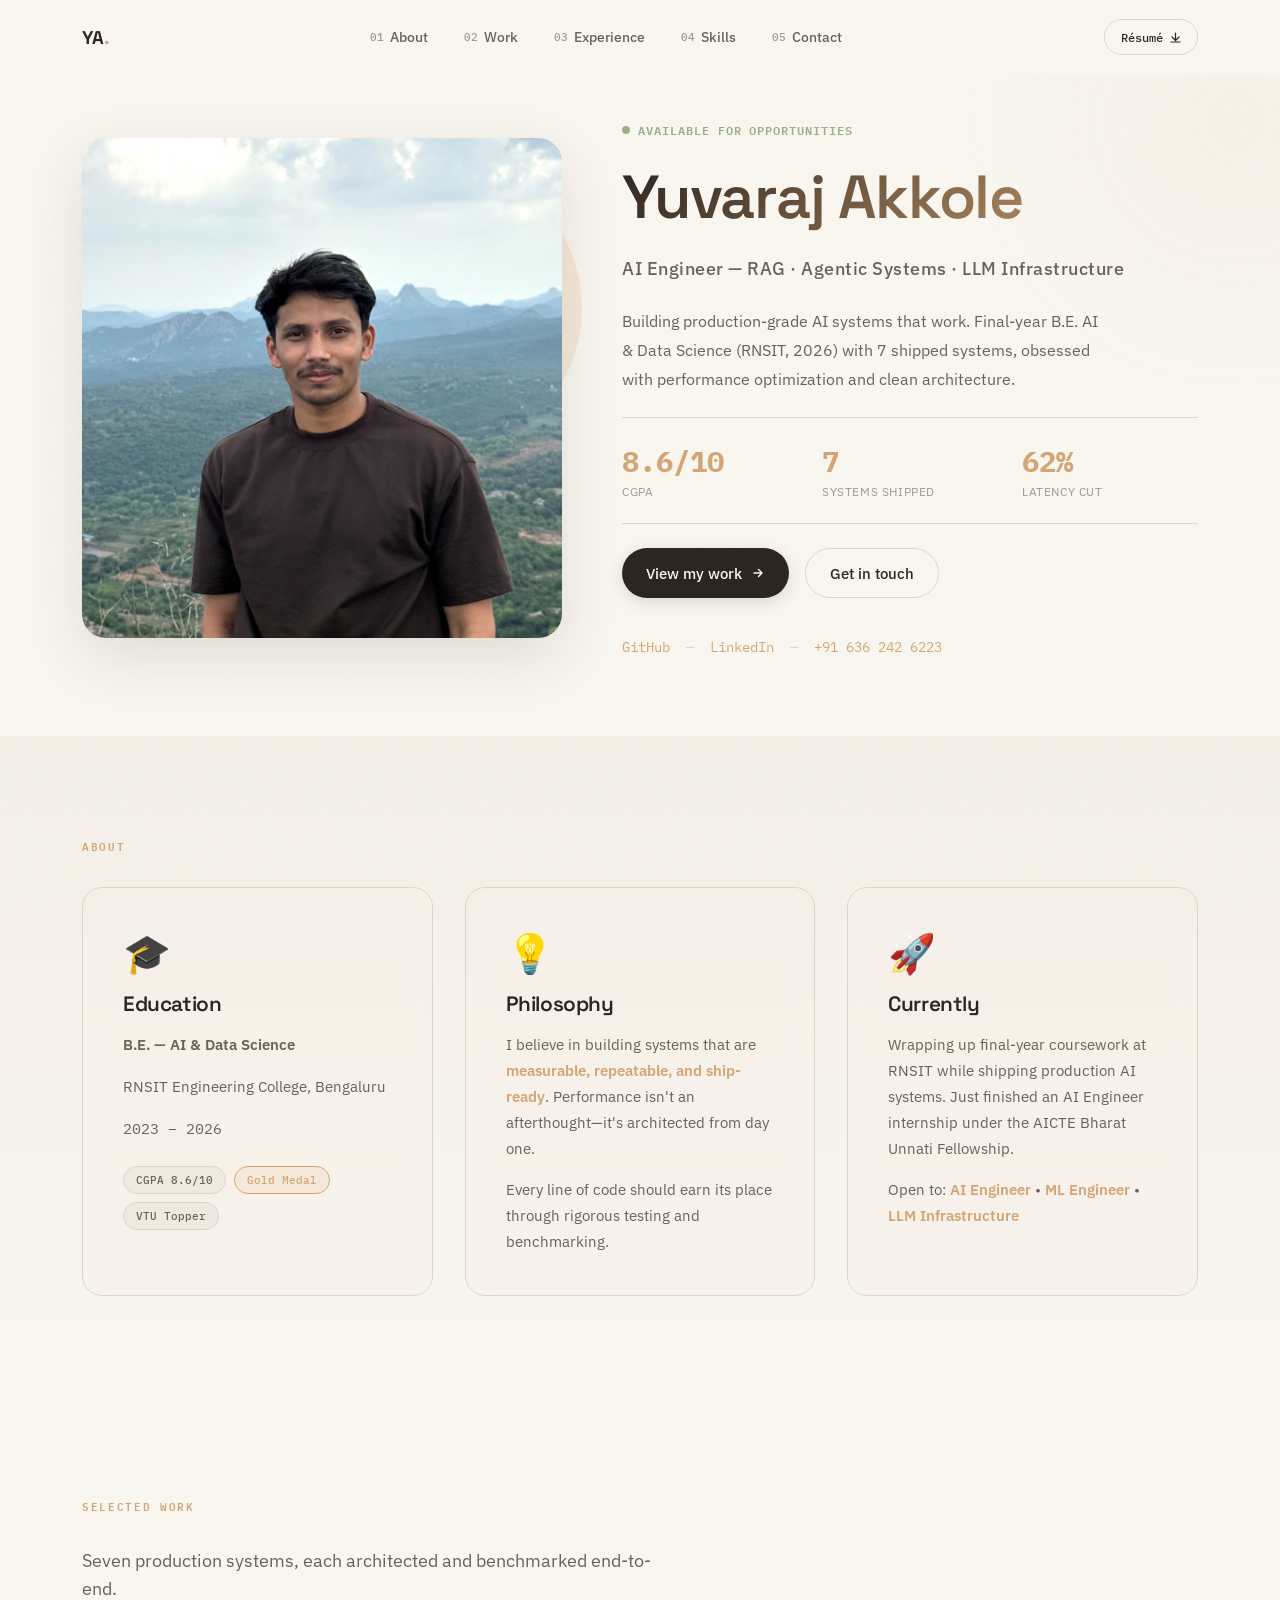
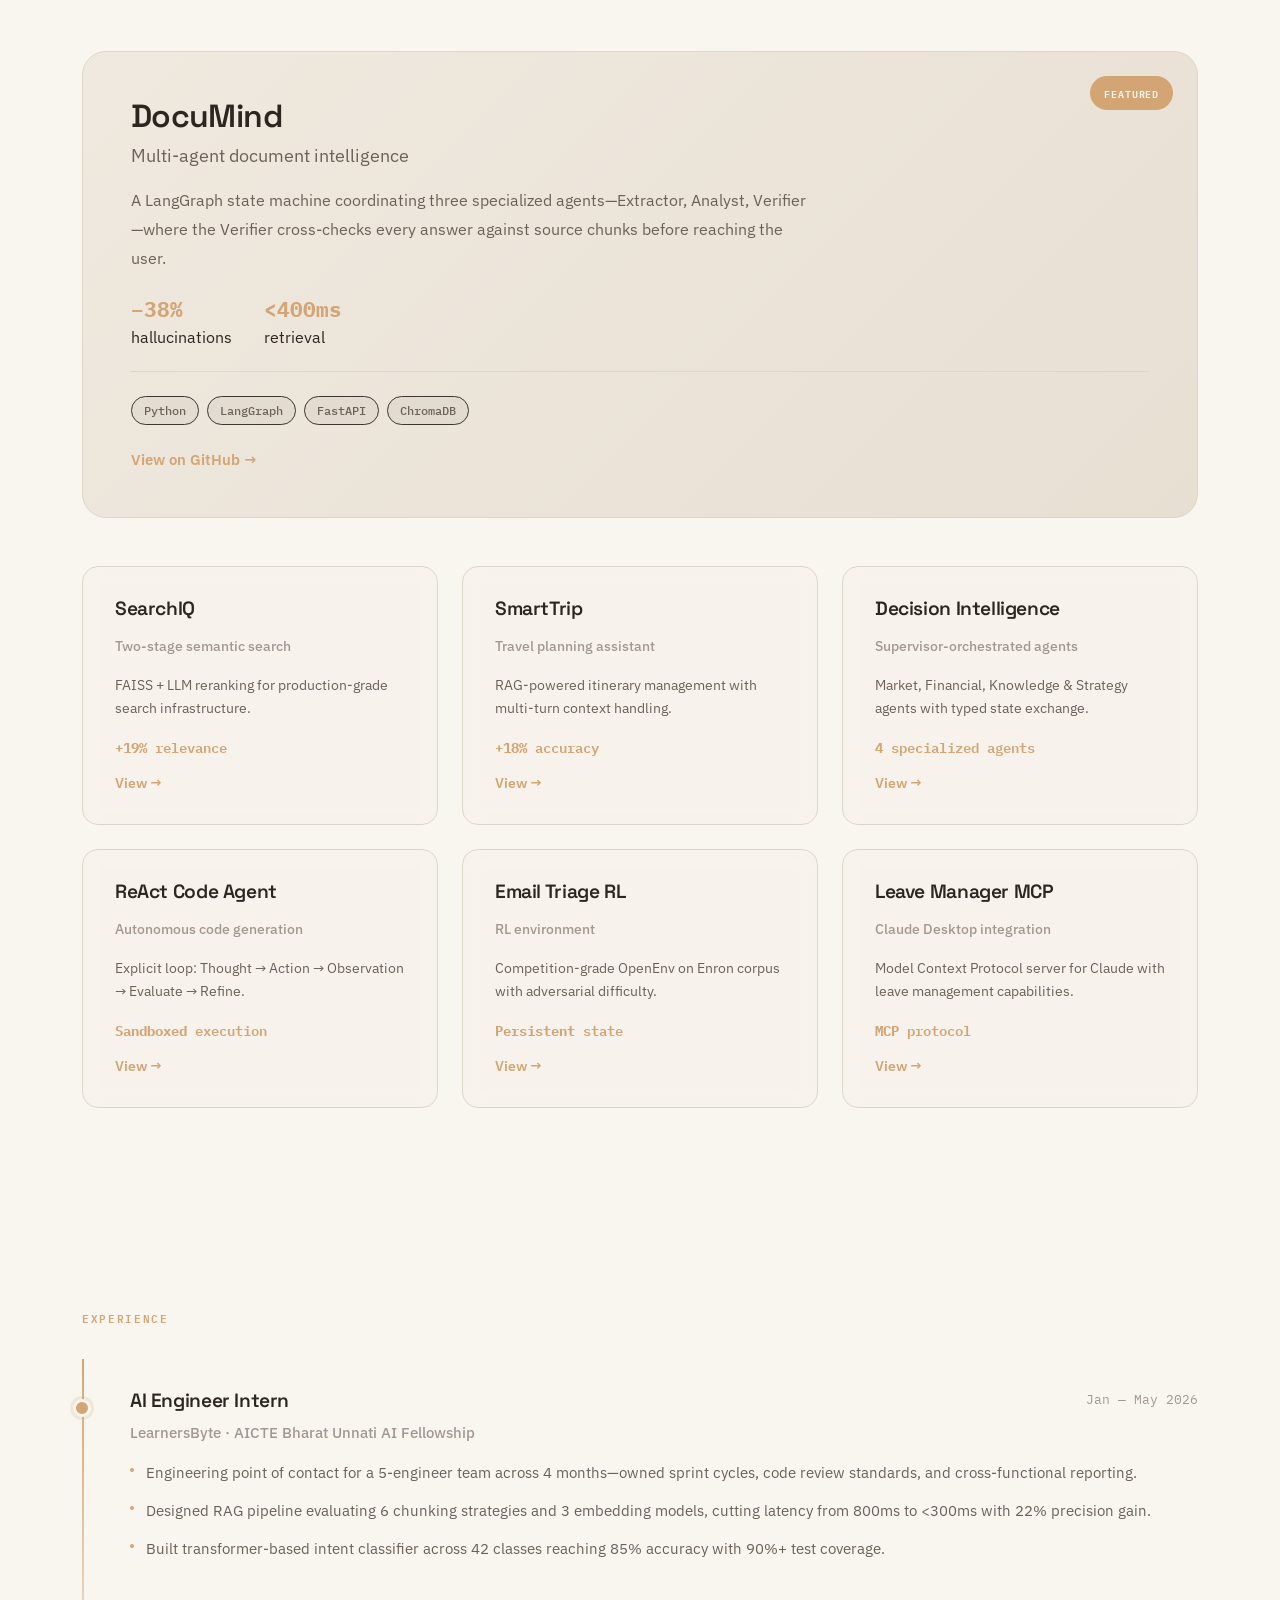
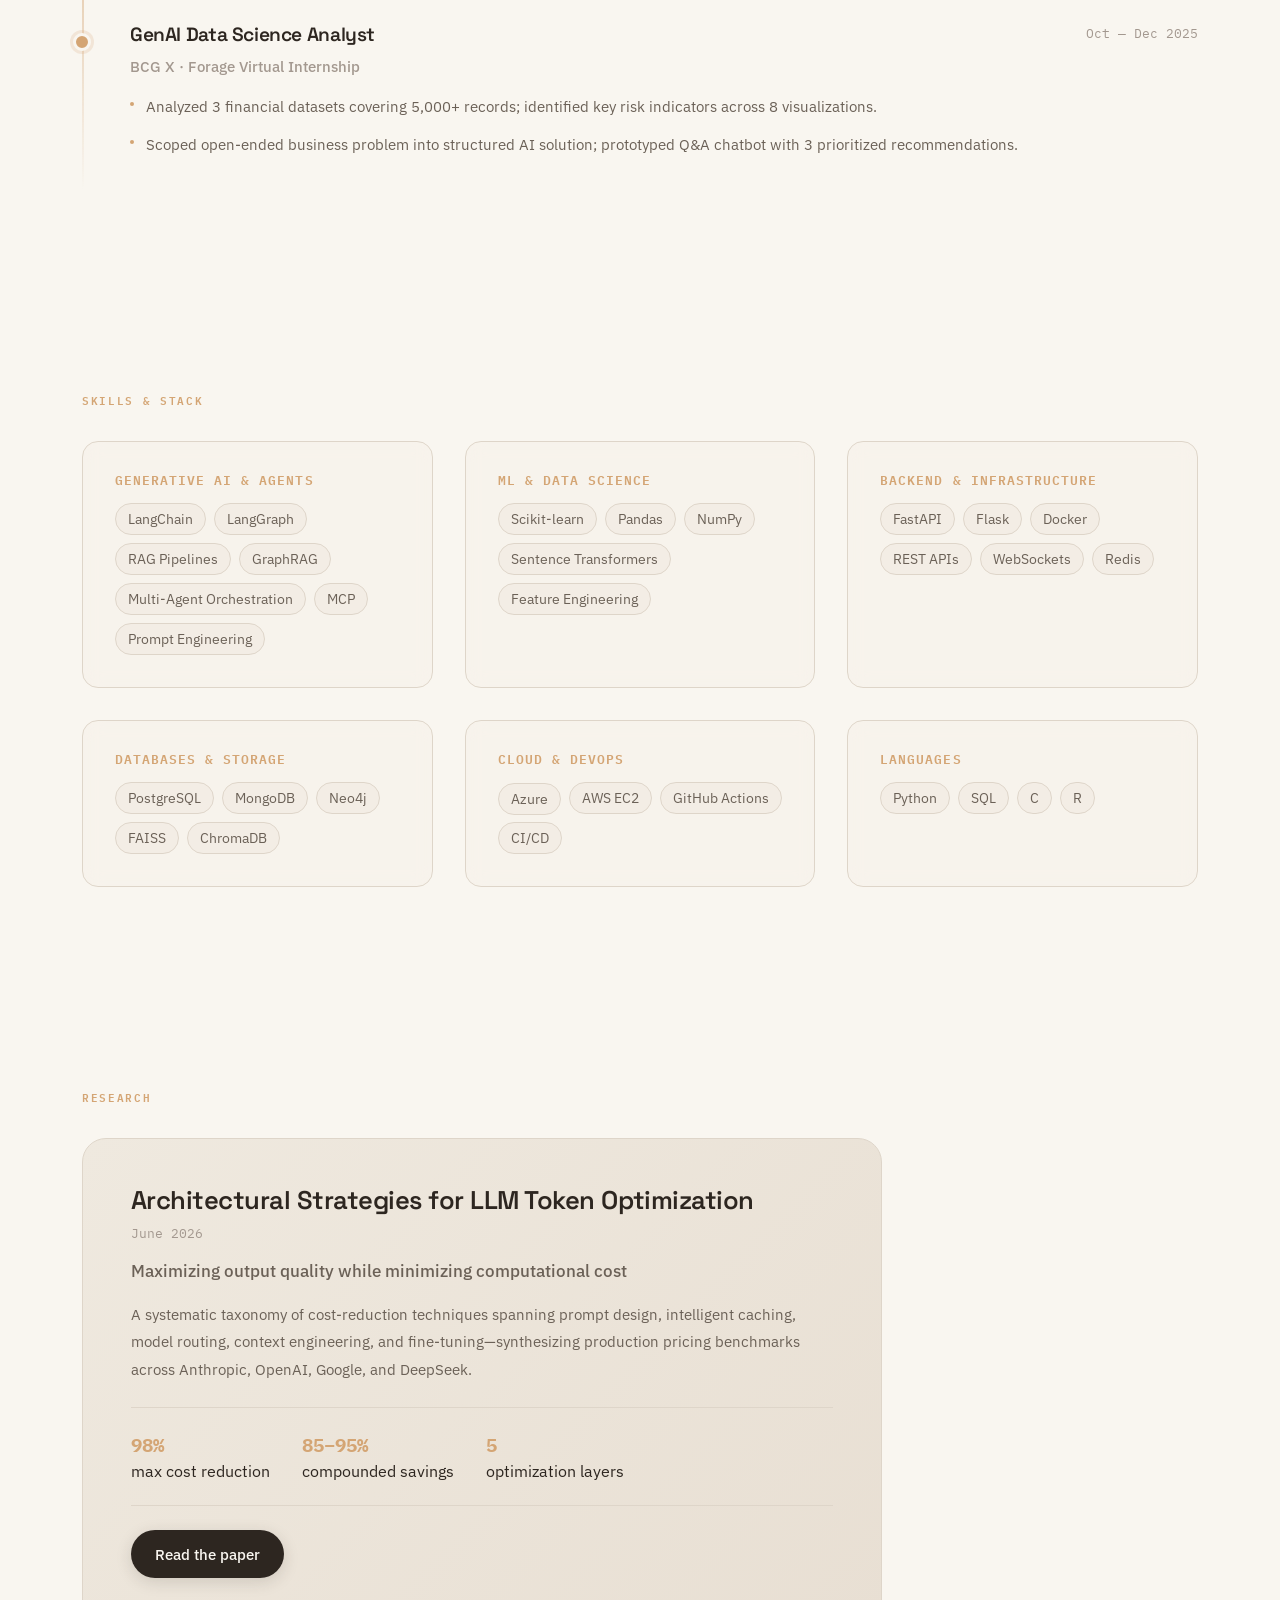
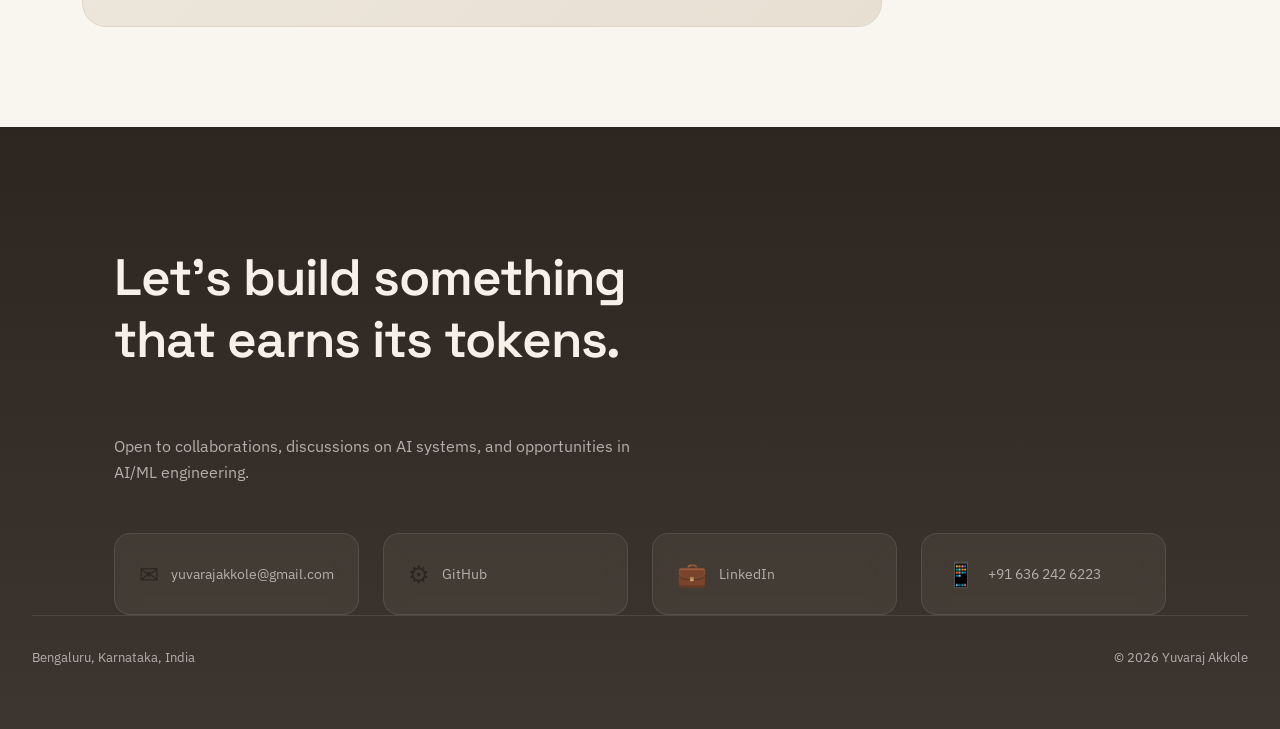
<file: index.html>
<!DOCTYPE html>
<html lang="en">
<head>
<meta charset="UTF-8">
<meta name="viewport" content="width=device-width, initial-scale=1.0">
<title>Yuvaraj Akkole — AI Engineer, RAG & Agentic Systems</title>
<meta name="description" content="Yuvaraj Akkole — AI Engineer building retrieval, multi-agent orchestration, and GraphRAG systems. Final-year B.E. AI & Data Science, RNSIT Bengaluru.">

<link rel="preconnect" href="https://fonts.googleapis.com">
<link rel="preconnect" href="https://fonts.gstatic.com" crossorigin>
<link href="https://fonts.googleapis.com/css2?family=Space+Grotesk:wght@500;600;700&family=IBM+Plex+Sans:wght@400;500;600&family=IBM+Plex+Mono:wght@400;500;600&display=swap" rel="stylesheet">
<link rel="stylesheet" href="style.css">
</head>
<body>

<div class="grain" aria-hidden="true"></div>
<div class="gradient-blur" aria-hidden="true"></div>

<header class="nav" id="nav">
  <div class="nav-inner">
    <a href="#top" class="nav-mark">YA<span class="nav-mark-dot">.</span></a>
    <nav class="nav-links" aria-label="Primary">
      <a href="#about"><span class="nav-num">01</span>About</a>
      <a href="#work"><span class="nav-num">02</span>Work</a>
      <a href="#experience"><span class="nav-num">03</span>Experience</a>
      <a href="#skills"><span class="nav-num">04</span>Skills</a>
      <a href="#contact"><span class="nav-num">05</span>Contact</a>
    </nav>
    <a class="nav-cta" href="assets/resume.pdf" download>
      <span>Résumé</span>
      <svg width="11" height="11" viewBox="0 0 11 11" fill="none"><path d="M5.5 1V8.5M5.5 8.5L2 5M5.5 8.5L9 5M1 10H10" stroke="currentColor" stroke-width="1.2" stroke-linecap="round" stroke-linejoin="round"/></svg>
    </a>
    <button class="nav-burger" id="navBurger" aria-label="Open menu" aria-expanded="false">
      <span></span><span></span>
    </button>
  </div>
</header>

<div class="mobile-menu" id="mobileMenu">
  <a href="#about">About</a>
  <a href="#work">Work</a>
  <a href="#experience">Experience</a>
  <a href="#skills">Skills</a>
  <a href="#contact">Contact</a>
  <a href="assets/resume.pdf" download class="mobile-resume">Download Résumé</a>
</div>

<!-- HERO / PERSONAL INTRO -->
<section class="hero-intro" id="top">
  <div class="hero-inner">
    <div class="hero-photo-container reveal">
      <div class="photo-frame">
        <img src="yuvaraj.png" alt="Yuvaraj Akkole" class="hero-photo">
      </div>
      <div class="photo-accent" aria-hidden="true"></div>
    </div>
    <div class="hero-content reveal">
      <div class="intro-badge">
        <span class="badge-dot"></span>
        <span>Available for opportunities</span>
      </div>
      <h1 class="intro-title">
        <span class="name-span">Yuvaraj Akkole</span>
      </h1>
      <p class="intro-role">AI Engineer — RAG · Agentic Systems · LLM Infrastructure</p>
      <p class="intro-bio">
        Building production-grade AI systems that work. Final-year B.E. AI & Data Science (RNSIT, 2026) with 7 shipped systems, obsessed with performance optimization and clean architecture.
      </p>
      <div class="intro-stats">
        <div class="stat-item">
          <span class="stat-value">8.6/10</span>
          <span class="stat-name">CGPA</span>
        </div>
        <div class="stat-item">
          <span class="stat-value">7</span>
          <span class="stat-name">Systems shipped</span>
        </div>
        <div class="stat-item">
          <span class="stat-value">62%</span>
          <span class="stat-name">Latency cut</span>
        </div>
      </div>
      <div class="intro-actions">
        <a href="#work" class="btn btn-primary">
          <span>View my work</span>
          <svg width="14" height="14" viewBox="0 0 14 14" fill="none"><path d="M3 7H11M11 7L7.5 3.5M11 7L7.5 10.5" stroke="currentColor" stroke-width="1.4" stroke-linecap="round" stroke-linejoin="round"/></svg>
        </a>
        <a href="mailto:yuvarajakkole@gmail.com" class="btn btn-secondary">
          <span>Get in touch</span>
        </a>
      </div>
      <div class="intro-social">
        <a href="https://github.com/yuvarajakkole" target="_blank" rel="noopener">GitHub</a>
        <span class="divider">—</span>
        <a href="https://www.linkedin.com/in/yuvarajakkole/" target="_blank" rel="noopener">LinkedIn</a>
        <span class="divider">—</span>
        <a href="tel:+916362426223">+91 636 242 6223</a>
      </div>
    </div>
  </div>
</section>

<!-- ABOUT / EDUCATION -->
<section class="section about-section" id="about">
  <div class="section-inner">
    <div class="section-label">About</div>
    <div class="about-grid">
      <div class="about-card reveal">
        <div class="card-icon">🎓</div>
        <h3>Education</h3>
        <p class="edu-degree">B.E. — AI & Data Science</p>
        <p class="edu-school">RNSIT Engineering College, Bengaluru</p>
        <p class="edu-year">2023 – 2026</p>
        <div class="edu-badges">
          <span class="badge-pill">CGPA 8.6/10</span>
          <span class="badge-pill gold">Gold Medal</span>
          <span class="badge-pill">VTU Topper</span>
        </div>
      </div>

      <div class="about-card reveal">
        <div class="card-icon">💡</div>
        <h3>Philosophy</h3>
        <p>I believe in building systems that are <strong>measurable, repeatable, and ship-ready</strong>. Performance isn't an afterthought—it's architected from day one.</p>
        <p>Every line of code should earn its place through rigorous testing and benchmarking.</p>
      </div>

      <div class="about-card reveal">
        <div class="card-icon">🚀</div>
        <h3>Currently</h3>
        <p>Wrapping up final-year coursework at RNSIT while shipping production AI systems. Just finished an AI Engineer internship under the AICTE Bharat Unnati Fellowship.</p>
        <p>Open to: <strong>AI Engineer</strong> • <strong>ML Engineer</strong> • <strong>LLM Infrastructure</strong></p>
      </div>
    </div>
  </div>
</section>

<!-- WORK / PROJECTS -->
<section class="section work-section" id="work">
  <div class="section-inner">
    <div class="section-label">Selected Work</div>
    <p class="section-desc reveal">Seven production systems, each architected and benchmarked end-to-end.</p>

    <div class="work-showcase">
      <article class="work-featured reveal">
        <div class="work-badge">Featured</div>
        <h3>DocuMind</h3>
        <p class="work-subtitle">Multi-agent document intelligence</p>
        <p class="work-description">
          A LangGraph state machine coordinating three specialized agents—Extractor, Analyst, Verifier—where the Verifier cross-checks every answer against source chunks before reaching the user.
        </p>
        <div class="work-metrics">
          <div><strong>−38%</strong> hallucinations</div>
          <div><strong>&lt;400ms</strong> retrieval</div>
        </div>
        <div class="work-tags">
          <span>Python</span><span>LangGraph</span><span>FastAPI</span><span>ChromaDB</span>
        </div>
        <a href="https://github.com/yuvarajakkole/DocuMind" target="_blank" class="work-link">View on GitHub →</a>
      </article>

      <div class="work-grid">
        <article class="work-card reveal">
          <h3>SearchIQ</h3>
          <p class="work-role">Two-stage semantic search</p>
          <p class="work-desc">FAISS + LLM reranking for production-grade search infrastructure.</p>
          <div class="work-meta">
            <strong>+19%</strong> relevance
          </div>
          <a href="https://github.com/yuvarajakkole/SearchIQ" target="_blank" class="work-link-small">View →</a>
        </article>

        <article class="work-card reveal">
          <h3>SmartTrip</h3>
          <p class="work-role">Travel planning assistant</p>
          <p class="work-desc">RAG-powered itinerary management with multi-turn context handling.</p>
          <div class="work-meta">
            <strong>+18%</strong> accuracy
          </div>
          <a href="https://github.com/yuvarajakkole/smartTrip" target="_blank" class="work-link-small">View →</a>
        </article>

        <article class="work-card reveal">
          <h3>Decision Intelligence</h3>
          <p class="work-role">Supervisor-orchestrated agents</p>
          <p class="work-desc">Market, Financial, Knowledge & Strategy agents with typed state exchange.</p>
          <div class="work-meta">
            <strong>4</strong> specialized agents
          </div>
          <a href="https://github.com/yuvarajakkole/multi_agent_decision_ai" target="_blank" class="work-link-small">View →</a>
        </article>

        <article class="work-card reveal">
          <h3>ReAct Code Agent</h3>
          <p class="work-role">Autonomous code generation</p>
          <p class="work-desc">Explicit loop: Thought → Action → Observation → Evaluate → Refine.</p>
          <div class="work-meta">
            <strong>Sandboxed</strong> execution
          </div>
          <a href="https://github.com/yuvarajakkole/Autonomous-Code-Generation-Agent-ReAct-" target="_blank" class="work-link-small">View →</a>
        </article>

        <article class="work-card reveal">
          <h3>Email Triage RL</h3>
          <p class="work-role">RL environment</p>
          <p class="work-desc">Competition-grade OpenEnv on Enron corpus with adversarial difficulty.</p>
          <div class="work-meta">
            <strong>Persistent</strong> state
          </div>
          <a href="https://github.com/yuvarajakkole/email-env" target="_blank" class="work-link-small">View →</a>
        </article>

        <article class="work-card reveal">
          <h3>Leave Manager MCP</h3>
          <p class="work-role">Claude Desktop integration</p>
          <p class="work-desc">Model Context Protocol server for Claude with leave management capabilities.</p>
          <div class="work-meta">
            <strong>MCP</strong> protocol
          </div>
          <a href="https://github.com/yuvarajakkole" target="_blank" class="work-link-small">View →</a>
        </article>
      </div>
    </div>
  </div>
</section>

<!-- EXPERIENCE -->
<section class="section experience-section" id="experience">
  <div class="section-inner">
    <div class="section-label">Experience</div>
    <div class="timeline">
      <div class="timeline-item reveal">
        <div class="timeline-marker"></div>
        <div class="timeline-content">
          <div class="timeline-header">
            <h3>AI Engineer Intern</h3>
            <span class="timeline-date">Jan — May 2026</span>
          </div>
          <p class="timeline-org">LearnersByte · AICTE Bharat Unnati AI Fellowship</p>
          <ul class="timeline-list">
            <li>Engineering point of contact for a 5-engineer team across 4 months—owned sprint cycles, code review standards, and cross-functional reporting.</li>
            <li>Designed RAG pipeline evaluating 6 chunking strategies and 3 embedding models, cutting latency from 800ms to &lt;300ms with 22% precision gain.</li>
            <li>Built transformer-based intent classifier across 42 classes reaching 85% accuracy with 90%+ test coverage.</li>
          </ul>
        </div>
      </div>

      <div class="timeline-item reveal">
        <div class="timeline-marker"></div>
        <div class="timeline-content">
          <div class="timeline-header">
            <h3>GenAI Data Science Analyst</h3>
            <span class="timeline-date">Oct — Dec 2025</span>
          </div>
          <p class="timeline-org">BCG X · Forage Virtual Internship</p>
          <ul class="timeline-list">
            <li>Analyzed 3 financial datasets covering 5,000+ records; identified key risk indicators across 8 visualizations.</li>
            <li>Scoped open-ended business problem into structured AI solution; prototyped Q&A chatbot with 3 prioritized recommendations.</li>
          </ul>
        </div>
      </div>
    </div>
  </div>
</section>

<!-- SKILLS -->
<section class="section skills-section" id="skills">
  <div class="section-inner">
    <div class="section-label">Skills & Stack</div>
    <div class="skills-showcase">
      <div class="skill-block reveal">
        <h4>Generative AI & Agents</h4>
        <div class="skill-tags">
          <span>LangChain</span><span>LangGraph</span><span>RAG Pipelines</span><span>GraphRAG</span><span>Multi-Agent Orchestration</span><span>MCP</span><span>Prompt Engineering</span>
        </div>
      </div>

      <div class="skill-block reveal">
        <h4>ML & Data Science</h4>
        <div class="skill-tags">
          <span>Scikit-learn</span><span>Pandas</span><span>NumPy</span><span>Sentence Transformers</span><span>Feature Engineering</span>
        </div>
      </div>

      <div class="skill-block reveal">
        <h4>Backend & Infrastructure</h4>
        <div class="skill-tags">
          <span>FastAPI</span><span>Flask</span><span>Docker</span><span>REST APIs</span><span>WebSockets</span><span>Redis</span>
        </div>
      </div>

      <div class="skill-block reveal">
        <h4>Databases & Storage</h4>
        <div class="skill-tags">
          <span>PostgreSQL</span><span>MongoDB</span><span>Neo4j</span><span>FAISS</span><span>ChromaDB</span>
        </div>
      </div>

      <div class="skill-block reveal">
        <h4>Cloud & DevOps</h4>
        <div class="skill-tags">
          <span>Azure</span><span>AWS EC2</span><span>GitHub Actions</span><span>CI/CD</span>
        </div>
      </div>

      <div class="skill-block reveal">
        <h4>Languages</h4>
        <div class="skill-tags">
          <span>Python</span><span>SQL</span><span>C</span><span>R</span>
        </div>
      </div>
    </div>
  </div>
</section>

<!-- RESEARCH / PUBLICATIONS -->
<section class="section research-section">
  <div class="section-inner">
    <div class="section-label">Research</div>
    <article class="research-card reveal">
      <div class="research-header">
        <h3>Architectural Strategies for LLM Token Optimization</h3>
        <span class="research-date">June 2026</span>
      </div>
      <p class="research-subtitle">Maximizing output quality while minimizing computational cost</p>
      <p class="research-desc">
        A systematic taxonomy of cost-reduction techniques spanning prompt design, intelligent caching, model routing, context engineering, and fine-tuning—synthesizing production pricing benchmarks across Anthropic, OpenAI, Google, and DeepSeek.
      </p>
      <div class="research-highlights">
        <div><strong>98%</strong> max cost reduction</div>
        <div><strong>85–95%</strong> compounded savings</div>
        <div><strong>5</strong> optimization layers</div>
      </div>
      <a href="assets/research_paper.pdf" target="_blank" class="btn btn-primary">Read the paper</a>
    </article>
  </div>
</section>

<!-- CONTACT / FOOTER -->
<section class="section footer-section" id="contact">
  <div class="section-inner">
    <div class="footer-content">
      <h2>Let's build something<br>that earns its tokens.</h2>
      <p>Open to collaborations, discussions on AI systems, and opportunities in AI/ML engineering.</p>
      <div class="contact-methods">
        <a href="mailto:yuvarajakkole@gmail.com" class="contact-card">
          <span class="contact-icon">✉</span>
          <span class="contact-text">yuvarajakkole@gmail.com</span>
        </a>
        <a href="https://github.com/yuvarajakkole" target="_blank" class="contact-card">
          <span class="contact-icon">⚙</span>
          <span class="contact-text">GitHub</span>
        </a>
        <a href="https://www.linkedin.com/in/yuvarajakkole/" target="_blank" class="contact-card">
          <span class="contact-icon">💼</span>
          <span class="contact-text">LinkedIn</span>
        </a>
        <a href="tel:+916362426223" class="contact-card">
          <span class="contact-icon">📱</span>
          <span class="contact-text">+91 636 242 6223</span>
        </a>
      </div>
    </div>
  </div>
  <div class="footer-meta">
    <p>Bengaluru, Karnataka, India</p>
    <p>© 2026 Yuvaraj Akkole</p>
  </div>
</section>

<script src="main.js"></script>
</body>
</html>
</file>
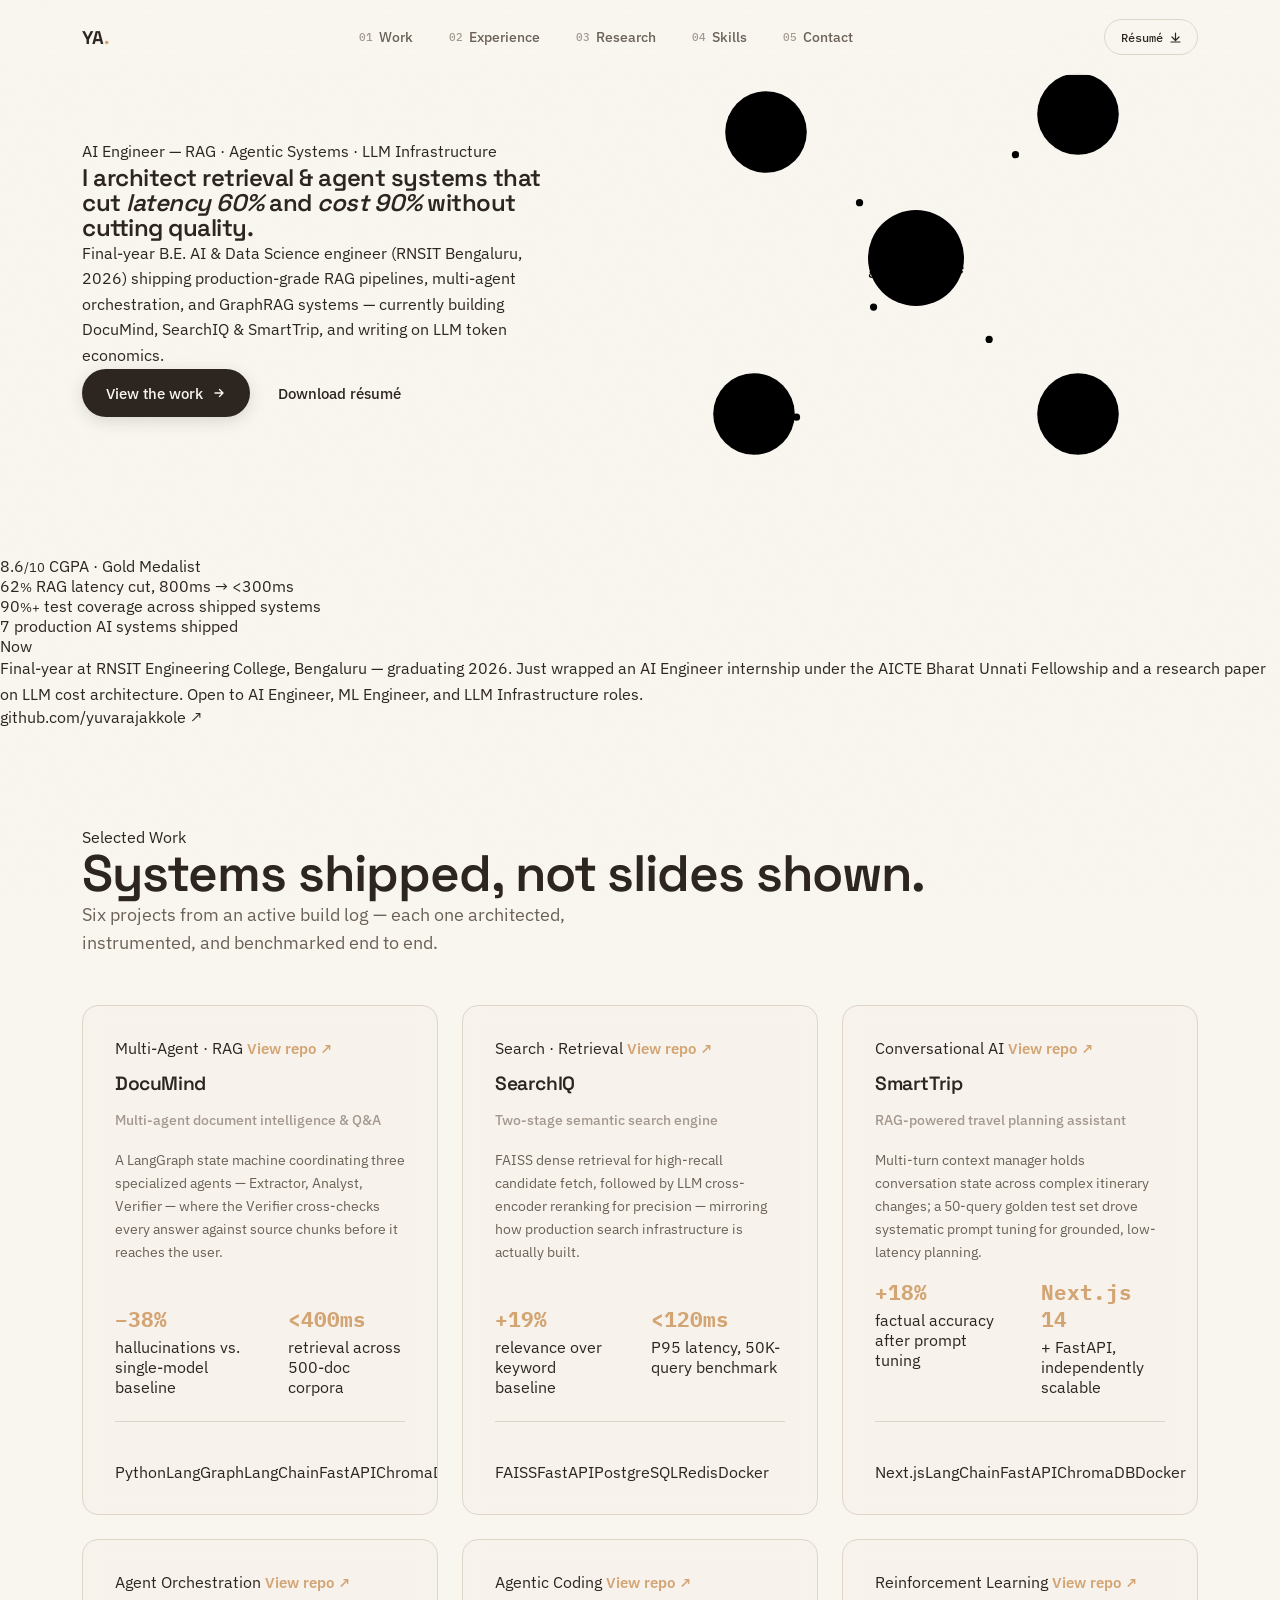
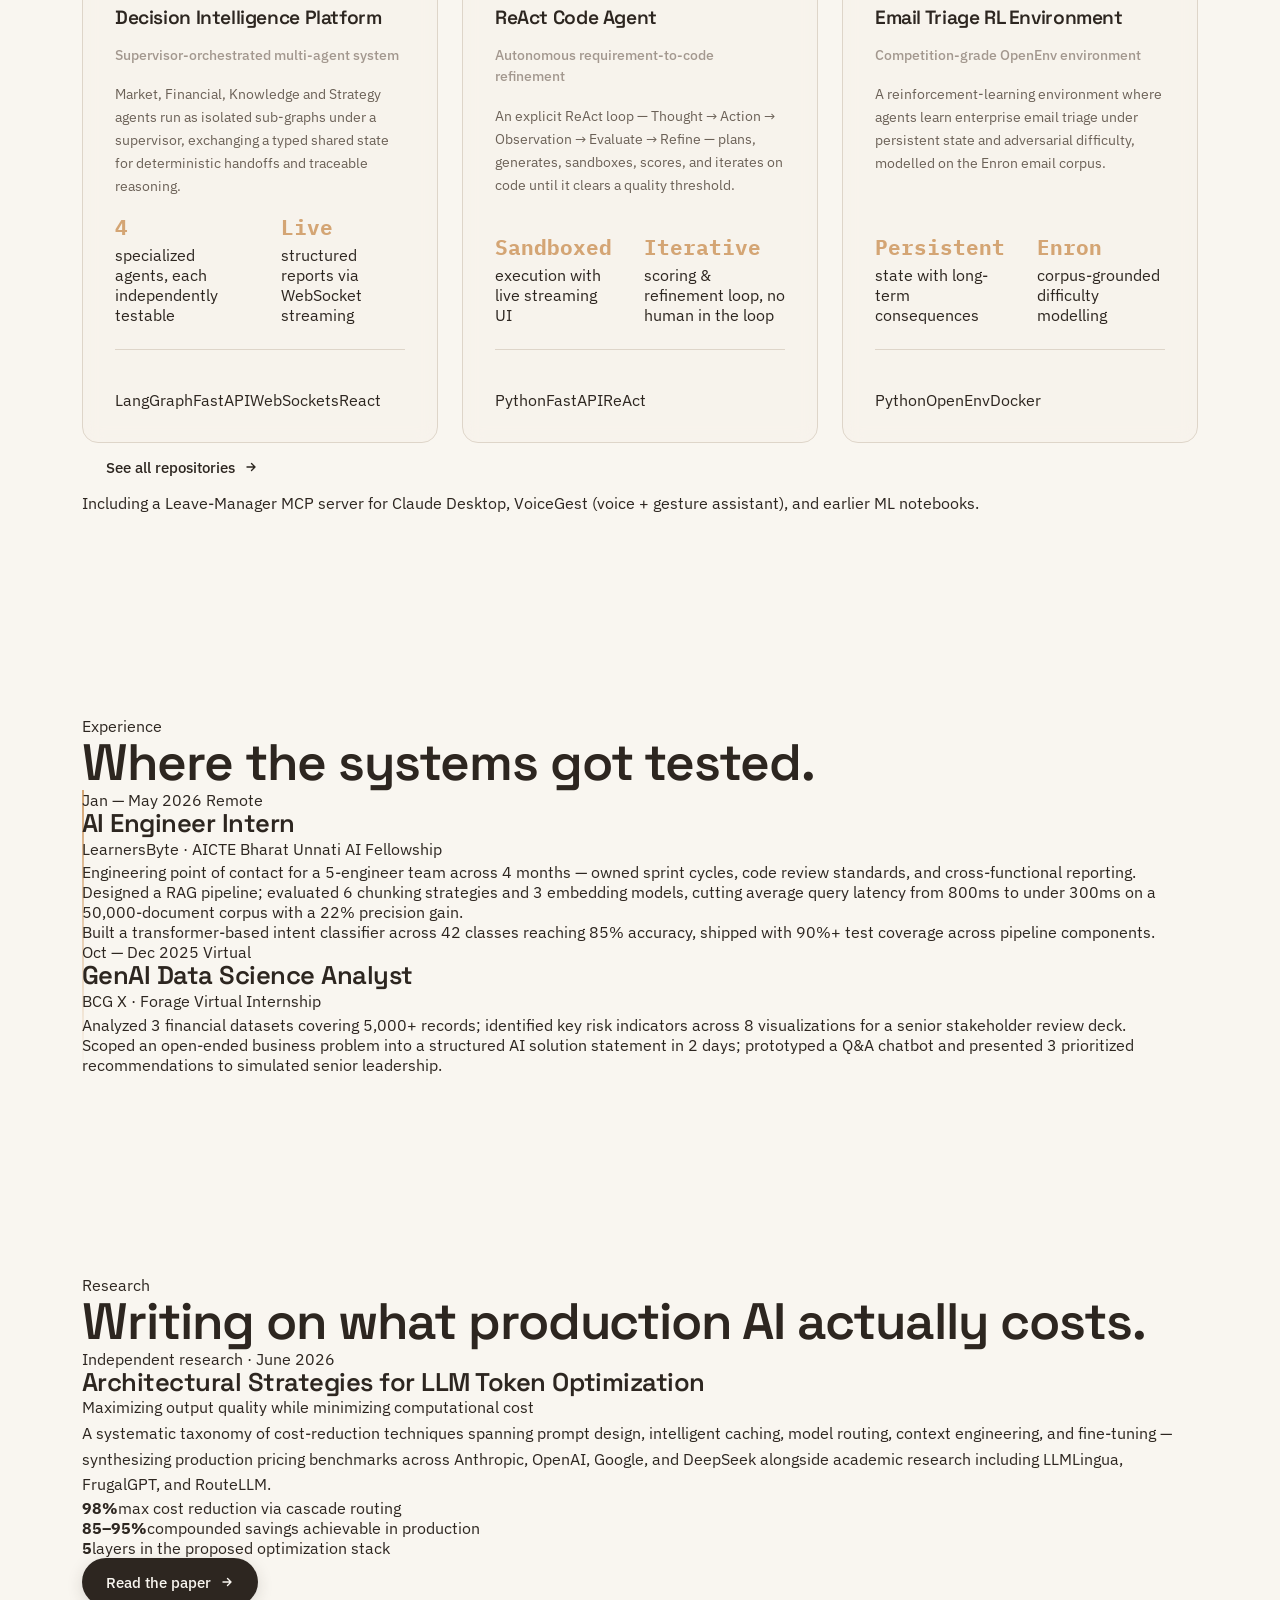
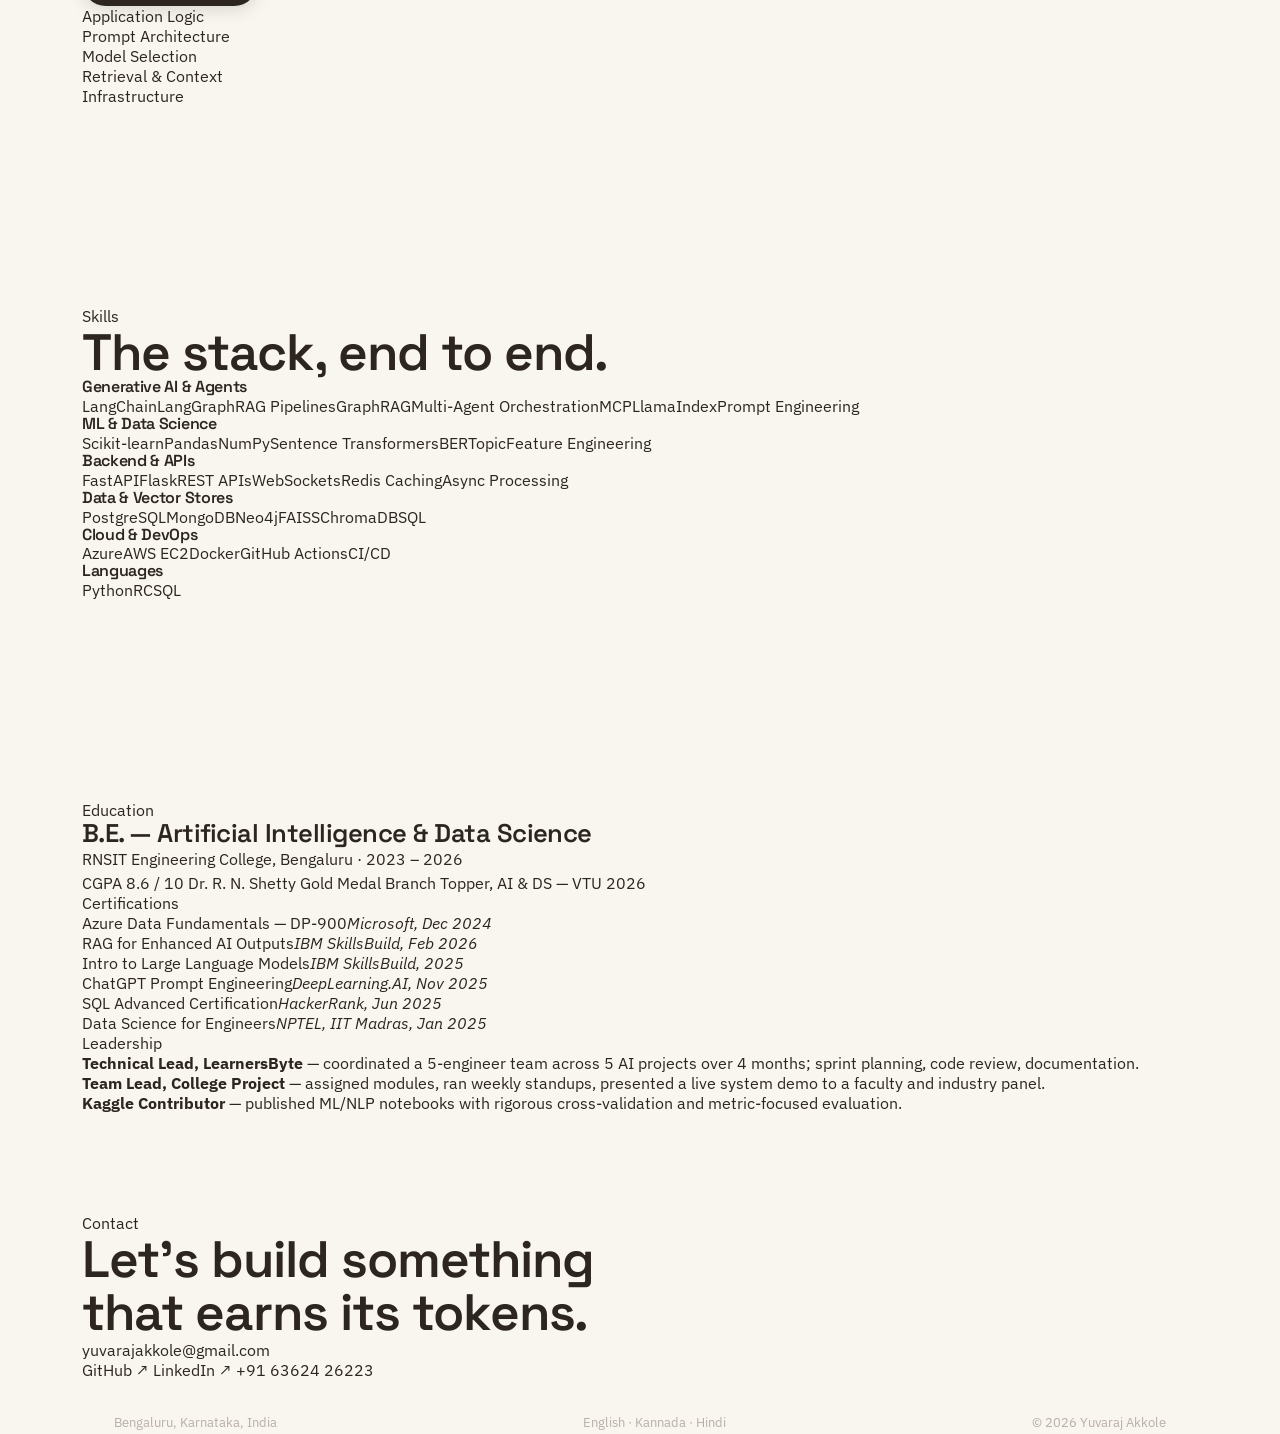
<file: index_old.html>
<!DOCTYPE html>
<html lang="en">
<head>
<meta charset="UTF-8">
<meta name="viewport" content="width=device-width, initial-scale=1.0">
<title>Yuvaraj Akkole — AI Engineer, RAG &amp; Agentic Systems</title>
<meta name="description" content="Yuvaraj Akkole — AI Engineer building retrieval, multi-agent orchestration, and GraphRAG systems. Final-year B.E. AI &amp; Data Science, RNSIT Bengaluru.">

<link rel="preconnect" href="https://fonts.googleapis.com">
<link rel="preconnect" href="https://fonts.gstatic.com" crossorigin>
<link href="https://fonts.googleapis.com/css2?family=Space+Grotesk:wght@500;600;700&family=IBM+Plex+Sans:wght@400;500;600&family=IBM+Plex+Mono:wght@400;500;600&display=swap" rel="stylesheet">
<link rel="stylesheet" href="style.css">
</head>
<body>

<div class="grain" aria-hidden="true"></div>

<header class="nav" id="nav">
  <div class="nav-inner">
    <a href="#top" class="nav-mark">YA<span class="nav-mark-dot">.</span></a>
    <nav class="nav-links" aria-label="Primary">
      <a href="#work"><span class="nav-num">01</span>Work</a>
      <a href="#experience"><span class="nav-num">02</span>Experience</a>
      <a href="#research"><span class="nav-num">03</span>Research</a>
      <a href="#skills"><span class="nav-num">04</span>Skills</a>
      <a href="#contact"><span class="nav-num">05</span>Contact</a>
    </nav>
    <a class="nav-cta" href="assets/resume.pdf" download>
      <span>Résumé</span>
      <svg width="11" height="11" viewBox="0 0 11 11" fill="none"><path d="M5.5 1V8.5M5.5 8.5L2 5M5.5 8.5L9 5M1 10H10" stroke="currentColor" stroke-width="1.2" stroke-linecap="round" stroke-linejoin="round"/></svg>
    </a>
    <button class="nav-burger" id="navBurger" aria-label="Open menu" aria-expanded="false">
      <span></span><span></span>
    </button>
  </div>
</header>

<div class="mobile-menu" id="mobileMenu">
  <a href="#work">Work</a>
  <a href="#experience">Experience</a>
  <a href="#research">Research</a>
  <a href="#skills">Skills</a>
  <a href="#contact">Contact</a>
  <a href="assets/resume.pdf" download class="mobile-resume">Download Résumé</a>
</div>

<section class="hero" id="top">
  <div class="hero-inner">
    <div class="hero-copy">
      <p class="eyebrow reveal"><span class="eyebrow-dot"></span>AI Engineer — RAG · Agentic Systems · LLM Infrastructure</p>
      <h1 class="hero-title">
        <span class="reveal-line"><span>I architect retrieval</span></span>
        <span class="reveal-line"><span>&amp; agent systems that cut</span></span>
        <span class="reveal-line"><span><em>latency 60%</em> and <em>cost 90%</em></span></span>
        <span class="reveal-line"><span>without cutting quality.</span></span>
      </h1>
      <p class="hero-sub reveal">Final-year B.E. AI &amp; Data Science engineer (RNSIT Bengaluru, 2026) shipping production-grade RAG pipelines, multi-agent orchestration, and GraphRAG systems — currently building DocuMind, SearchIQ &amp; SmartTrip, and writing on LLM token economics.</p>
      <div class="hero-actions reveal">
        <a href="#work" class="btn btn-primary">
          <span>View the work</span>
          <svg width="14" height="14" viewBox="0 0 14 14" fill="none"><path d="M3 7H11M11 7L7.5 3.5M11 7L7.5 10.5" stroke="currentColor" stroke-width="1.4" stroke-linecap="round" stroke-linejoin="round"/></svg>
        </a>
        <a href="assets/resume.pdf" download class="btn btn-ghost">Download résumé</a>
      </div>
    </div>

    <div class="hero-graph reveal" aria-hidden="true">
      <svg viewBox="0 0 480 460" id="agentGraph" xmlns="http://www.w3.org/2000/svg">
        <g class="edges" stroke-width="1.4" fill="none">
          <path class="edge" id="e1" d="M120,110 C170,140 200,170 235,205" />
          <path class="edge" id="e2" d="M380,95 C320,130 280,165 245,205" />
          <path class="edge" id="e3" d="M235,225 C200,270 170,300 120,335" />
          <path class="edge" id="e4" d="M255,225 C290,270 320,300 370,335" />
          <path class="edge" id="e5" d="M140,345 C200,375 280,375 340,345" />
        </g>
        <g class="pulses">
          <circle class="pulse" r="3" id="p1"><animateMotion dur="2.6s" repeatCount="indefinite" begin="0s"><mpath href="#e1"/></animateMotion></circle>
          <circle class="pulse" r="3" id="p2"><animateMotion dur="3.1s" repeatCount="indefinite" begin="0.6s"><mpath href="#e2"/></animateMotion></circle>
          <circle class="pulse" r="3" id="p3"><animateMotion dur="2.4s" repeatCount="indefinite" begin="1.1s"><mpath href="#e3"/></animateMotion></circle>
          <circle class="pulse" r="3" id="p4"><animateMotion dur="2.9s" repeatCount="indefinite" begin="0.3s"><mpath href="#e4"/></animateMotion></circle>
          <circle class="pulse" r="3" id="p5"><animateMotion dur="3.4s" repeatCount="indefinite" begin="1.6s"><mpath href="#e5"/></animateMotion></circle>
        </g>
        <g class="node" transform="translate(120,110)">
          <circle r="34" class="node-circle"/>
          <text class="node-label" y="4" text-anchor="middle">Retrieve</text>
        </g>
        <g class="node" transform="translate(380,95)">
          <circle r="34" class="node-circle"/>
          <text class="node-label" y="4" text-anchor="middle">Rerank</text>
        </g>
        <g class="node node-accent" transform="translate(245,215)">
          <circle r="40" class="node-circle"/>
          <text class="node-label" y="-3" text-anchor="middle">Supervisor</text>
          <text class="node-label node-label-sub" y="13" text-anchor="middle">graph state</text>
        </g>
        <g class="node" transform="translate(110,345)">
          <circle r="34" class="node-circle"/>
          <text class="node-label" y="4" text-anchor="middle">Verify</text>
        </g>
        <g class="node" transform="translate(380,345)">
          <circle r="34" class="node-circle"/>
          <text class="node-label" y="4" text-anchor="middle">Synth.</text>
        </g>
      </svg>
    </div>
  </div>

  <div class="hero-stats reveal">
    <div class="stat">
      <span class="stat-num">8.6<small>/10</small></span>
      <span class="stat-label">CGPA · Gold Medalist</span>
    </div>
    <div class="stat">
      <span class="stat-num">62<small>%</small></span>
      <span class="stat-label">RAG latency cut, 800ms → &lt;300ms</span>
    </div>
    <div class="stat">
      <span class="stat-num">90<small>%+</small></span>
      <span class="stat-label">test coverage across shipped systems</span>
    </div>
    <div class="stat">
      <span class="stat-num">7</span>
      <span class="stat-label">production AI systems shipped</span>
    </div>
  </div>

  <a href="#work" class="scroll-cue" aria-hidden="true"><span></span></a>
</section>

<section class="now-strip">
  <div class="now-inner reveal">
    <span class="now-tag">Now</span>
    <p>Final-year at RNSIT Engineering College, Bengaluru — graduating 2026. Just wrapped an AI Engineer internship under the AICTE Bharat Unnati Fellowship and a research paper on LLM cost architecture. Open to AI Engineer, ML Engineer, and LLM Infrastructure roles.</p>
    <a href="https://github.com/yuvarajakkole" target="_blank" rel="noopener" class="now-link">github.com/yuvarajakkole ↗</a>
  </div>
</section>

<section class="section section-light" id="work">
  <div class="section-inner">
    <div class="section-head reveal">
      <span class="section-eyebrow">Selected Work</span>
      <h2>Systems shipped, not slides shown.</h2>
      <p class="section-desc">Six projects from an active build log — each one architected, instrumented, and benchmarked end to end.</p>
    </div>

    <div class="work-grid">

      <article class="work-card reveal">
        <div class="work-card-top">
          <span class="work-tag">Multi-Agent · RAG</span>
          <a href="https://github.com/yuvarajakkole/DocuMind" target="_blank" rel="noopener" class="work-link">View repo ↗</a>
        </div>
        <h3>DocuMind</h3>
        <p class="work-role">Multi-agent document intelligence &amp; Q&amp;A</p>
        <p class="work-desc">A LangGraph state machine coordinating three specialized agents — Extractor, Analyst, Verifier — where the Verifier cross-checks every answer against source chunks before it reaches the user.</p>
        <div class="work-metrics">
          <div><strong>−38%</strong><span>hallucinations vs. single-model baseline</span></div>
          <div><strong>&lt;400ms</strong><span>retrieval across 500-doc corpora</span></div>
        </div>
        <div class="work-stack">
          <span>Python</span><span>LangGraph</span><span>LangChain</span><span>FastAPI</span><span>ChromaDB</span><span>Docker</span>
        </div>
      </article>

      <article class="work-card reveal">
        <div class="work-card-top">
          <span class="work-tag">Search · Retrieval</span>
          <a href="https://github.com/yuvarajakkole/SearchIQ" target="_blank" rel="noopener" class="work-link">View repo ↗</a>
        </div>
        <h3>SearchIQ</h3>
        <p class="work-role">Two-stage semantic search engine</p>
        <p class="work-desc">FAISS dense retrieval for high-recall candidate fetch, followed by LLM cross-encoder reranking for precision — mirroring how production search infrastructure is actually built.</p>
        <div class="work-metrics">
          <div><strong>+19%</strong><span>relevance over keyword baseline</span></div>
          <div><strong>&lt;120ms</strong><span>P95 latency, 50K-query benchmark</span></div>
        </div>
        <div class="work-stack">
          <span>FAISS</span><span>FastAPI</span><span>PostgreSQL</span><span>Redis</span><span>Docker</span>
        </div>
      </article>

      <article class="work-card reveal">
        <div class="work-card-top">
          <span class="work-tag">Conversational AI</span>
          <a href="https://github.com/yuvarajakkole/smartTrip" target="_blank" rel="noopener" class="work-link">View repo ↗</a>
        </div>
        <h3>SmartTrip</h3>
        <p class="work-role">RAG-powered travel planning assistant</p>
        <p class="work-desc">Multi-turn context manager holds conversation state across complex itinerary changes; a 50-query golden test set drove systematic prompt tuning for grounded, low-latency planning.</p>
        <div class="work-metrics">
          <div><strong>+18%</strong><span>factual accuracy after prompt tuning</span></div>
          <div><strong>Next.js 14</strong><span>+ FastAPI, independently scalable</span></div>
        </div>
        <div class="work-stack">
          <span>Next.js</span><span>LangChain</span><span>FastAPI</span><span>ChromaDB</span><span>Docker</span>
        </div>
      </article>

      <article class="work-card reveal">
        <div class="work-card-top">
          <span class="work-tag">Agent Orchestration</span>
          <a href="https://github.com/yuvarajakkole/multi_agent_decision_ai" target="_blank" rel="noopener" class="work-link">View repo ↗</a>
        </div>
        <h3>Decision Intelligence Platform</h3>
        <p class="work-role">Supervisor-orchestrated multi-agent system</p>
        <p class="work-desc">Market, Financial, Knowledge and Strategy agents run as isolated sub-graphs under a supervisor, exchanging a typed shared state for deterministic handoffs and traceable reasoning.</p>
        <div class="work-metrics">
          <div><strong>4</strong><span>specialized agents, each independently testable</span></div>
          <div><strong>Live</strong><span>structured reports via WebSocket streaming</span></div>
        </div>
        <div class="work-stack">
          <span>LangGraph</span><span>FastAPI</span><span>WebSockets</span><span>React</span>
        </div>
      </article>

      <article class="work-card reveal">
        <div class="work-card-top">
          <span class="work-tag">Agentic Coding</span>
          <a href="https://github.com/yuvarajakkole/Autonomous-Code-Generation-Agent-ReAct-" target="_blank" rel="noopener" class="work-link">View repo ↗</a>
        </div>
        <h3>ReAct Code Agent</h3>
        <p class="work-role">Autonomous requirement-to-code refinement</p>
        <p class="work-desc">An explicit ReAct loop — Thought → Action → Observation → Evaluate → Refine — plans, generates, sandboxes, scores, and iterates on code until it clears a quality threshold.</p>
        <div class="work-metrics">
          <div><strong>Sandboxed</strong><span>execution with live streaming UI</span></div>
          <div><strong>Iterative</strong><span>scoring &amp; refinement loop, no human in the loop</span></div>
        </div>
        <div class="work-stack">
          <span>Python</span><span>FastAPI</span><span>ReAct</span>
        </div>
      </article>

      <article class="work-card reveal">
        <div class="work-card-top">
          <span class="work-tag">Reinforcement Learning</span>
          <a href="https://github.com/yuvarajakkole/email-env" target="_blank" rel="noopener" class="work-link">View repo ↗</a>
        </div>
        <h3>Email Triage RL Environment</h3>
        <p class="work-role">Competition-grade OpenEnv environment</p>
        <p class="work-desc">A reinforcement-learning environment where agents learn enterprise email triage under persistent state and adversarial difficulty, modelled on the Enron email corpus.</p>
        <div class="work-metrics">
          <div><strong>Persistent</strong><span>state with long-term consequences</span></div>
          <div><strong>Enron</strong><span>corpus-grounded difficulty modelling</span></div>
        </div>
        <div class="work-stack">
          <span>Python</span><span>OpenEnv</span><span>Docker</span>
        </div>
      </article>

    </div>

    <div class="work-more reveal">
      <a href="https://github.com/yuvarajakkole?tab=repositories" target="_blank" rel="noopener" class="btn btn-outline">
        <span>See all repositories</span>
        <svg width="14" height="14" viewBox="0 0 14 14" fill="none"><path d="M3 7H11M11 7L7.5 3.5M11 7L7.5 10.5" stroke="currentColor" stroke-width="1.4" stroke-linecap="round" stroke-linejoin="round"/></svg>
      </a>
      <p>Including a Leave-Manager MCP server for Claude Desktop, VoiceGest (voice + gesture assistant), and earlier ML notebooks.</p>
    </div>
  </div>
</section>

<section class="section section-dark" id="experience">
  <div class="section-inner">
    <div class="section-head reveal">
      <span class="section-eyebrow">Experience</span>
      <h2>Where the systems got tested.</h2>
    </div>

    <div class="timeline">
      <div class="tl-item reveal">
        <div class="tl-meta">
          <span class="tl-date">Jan — May 2026</span>
          <span class="tl-loc">Remote</span>
        </div>
        <div class="tl-content">
          <h3>AI Engineer Intern</h3>
          <p class="tl-org">LearnersByte · AICTE Bharat Unnati AI Fellowship</p>
          <ul>
            <li>Engineering point of contact for a 5-engineer team across 4 months — owned sprint cycles, code review standards, and cross-functional reporting.</li>
            <li>Designed a RAG pipeline; evaluated 6 chunking strategies and 3 embedding models, cutting average query latency from 800ms to under 300ms on a 50,000-document corpus with a 22% precision gain.</li>
            <li>Built a transformer-based intent classifier across 42 classes reaching 85% accuracy, shipped with 90%+ test coverage across pipeline components.</li>
          </ul>
        </div>
      </div>

      <div class="tl-item reveal">
        <div class="tl-meta">
          <span class="tl-date">Oct — Dec 2025</span>
          <span class="tl-loc">Virtual</span>
        </div>
        <div class="tl-content">
          <h3>GenAI Data Science Analyst</h3>
          <p class="tl-org">BCG X · Forage Virtual Internship</p>
          <ul>
            <li>Analyzed 3 financial datasets covering 5,000+ records; identified key risk indicators across 8 visualizations for a senior stakeholder review deck.</li>
            <li>Scoped an open-ended business problem into a structured AI solution statement in 2 days; prototyped a Q&amp;A chatbot and presented 3 prioritized recommendations to simulated senior leadership.</li>
          </ul>
        </div>
      </div>
    </div>
  </div>
</section>

<section class="section section-light" id="research">
  <div class="section-inner">
    <div class="section-head reveal">
      <span class="section-eyebrow">Research</span>
      <h2>Writing on what production AI actually costs.</h2>
    </div>

    <div class="paper-card reveal">
      <div class="paper-card-text">
        <span class="paper-kicker">Independent research · June 2026</span>
        <h3>Architectural Strategies for LLM Token Optimization</h3>
        <p class="paper-sub">Maximizing output quality while minimizing computational cost</p>
        <p class="paper-desc">A systematic taxonomy of cost-reduction techniques spanning prompt design, intelligent caching, model routing, context engineering, and fine-tuning — synthesizing production pricing benchmarks across Anthropic, OpenAI, Google, and DeepSeek alongside academic research including LLMLingua, FrugalGPT, and RouteLLM.</p>
        <div class="paper-stats">
          <div><strong>98%</strong><span>max cost reduction via cascade routing</span></div>
          <div><strong>85–95%</strong><span>compounded savings achievable in production</span></div>
          <div><strong>5</strong><span>layers in the proposed optimization stack</span></div>
        </div>
        <a href="assets/research_paper.pdf" target="_blank" class="btn btn-primary">
          <span>Read the paper</span>
          <svg width="14" height="14" viewBox="0 0 14 14" fill="none"><path d="M3 7H11M11 7L7.5 3.5M11 7L7.5 10.5" stroke="currentColor" stroke-width="1.4" stroke-linecap="round" stroke-linejoin="round"/></svg>
        </a>
      </div>
      <div class="paper-card-visual" aria-hidden="true">
        <div class="paper-layers">
          <div class="paper-layer" style="--i:0">Application Logic</div>
          <div class="paper-layer" style="--i:1">Prompt Architecture</div>
          <div class="paper-layer" style="--i:2">Model Selection</div>
          <div class="paper-layer" style="--i:3">Retrieval &amp; Context</div>
          <div class="paper-layer" style="--i:4">Infrastructure</div>
        </div>
      </div>
    </div>
  </div>
</section>

<section class="section section-dark" id="skills">
  <div class="section-inner">
    <div class="section-head reveal">
      <span class="section-eyebrow">Skills</span>
      <h2>The stack, end to end.</h2>
    </div>

    <div class="skills-grid">
      <div class="skill-group reveal">
        <h4>Generative AI &amp; Agents</h4>
        <div class="chips">
          <span>LangChain</span><span>LangGraph</span><span>RAG Pipelines</span><span>GraphRAG</span><span>Multi-Agent Orchestration</span><span>MCP</span><span>LlamaIndex</span><span>Prompt Engineering</span>
        </div>
      </div>
      <div class="skill-group reveal">
        <h4>ML &amp; Data Science</h4>
        <div class="chips">
          <span>Scikit-learn</span><span>Pandas</span><span>NumPy</span><span>Sentence Transformers</span><span>BERTopic</span><span>Feature Engineering</span>
        </div>
      </div>
      <div class="skill-group reveal">
        <h4>Backend &amp; APIs</h4>
        <div class="chips">
          <span>FastAPI</span><span>Flask</span><span>REST APIs</span><span>WebSockets</span><span>Redis Caching</span><span>Async Processing</span>
        </div>
      </div>
      <div class="skill-group reveal">
        <h4>Data &amp; Vector Stores</h4>
        <div class="chips">
          <span>PostgreSQL</span><span>MongoDB</span><span>Neo4j</span><span>FAISS</span><span>ChromaDB</span><span>SQL</span>
        </div>
      </div>
      <div class="skill-group reveal">
        <h4>Cloud &amp; DevOps</h4>
        <div class="chips">
          <span>Azure</span><span>AWS EC2</span><span>Docker</span><span>GitHub Actions</span><span>CI/CD</span>
        </div>
      </div>
      <div class="skill-group reveal">
        <h4>Languages</h4>
        <div class="chips">
          <span>Python</span><span>R</span><span>C</span><span>SQL</span>
        </div>
      </div>
    </div>
  </div>
</section>

<section class="section section-light" id="credentials">
  <div class="section-inner">
    <div class="cred-grid">
      <div class="cred-block reveal">
        <span class="section-eyebrow">Education</span>
        <h3>B.E. — Artificial Intelligence &amp; Data Science</h3>
        <p class="cred-org">RNSIT Engineering College, Bengaluru · 2023 – 2026</p>
        <div class="cred-badges">
          <span class="badge badge-gold">CGPA 8.6 / 10</span>
          <span class="badge badge-gold">Dr. R. N. Shetty Gold Medal</span>
          <span class="badge">Branch Topper, AI &amp; DS — VTU 2026</span>
        </div>
      </div>

      <div class="cred-block reveal">
        <span class="section-eyebrow">Certifications</span>
        <ul class="cred-list">
          <li><span>Azure Data Fundamentals — DP-900</span><em>Microsoft, Dec 2024</em></li>
          <li><span>RAG for Enhanced AI Outputs</span><em>IBM SkillsBuild, Feb 2026</em></li>
          <li><span>Intro to Large Language Models</span><em>IBM SkillsBuild, 2025</em></li>
          <li><span>ChatGPT Prompt Engineering</span><em>DeepLearning.AI, Nov 2025</em></li>
          <li><span>SQL Advanced Certification</span><em>HackerRank, Jun 2025</em></li>
          <li><span>Data Science for Engineers</span><em>NPTEL, IIT Madras, Jan 2025</em></li>
        </ul>
      </div>

      <div class="cred-block reveal">
        <span class="section-eyebrow">Leadership</span>
        <ul class="cred-list cred-list-plain">
          <li><strong>Technical Lead, LearnersByte</strong> — coordinated a 5-engineer team across 5 AI projects over 4 months; sprint planning, code review, documentation.</li>
          <li><strong>Team Lead, College Project</strong> — assigned modules, ran weekly standups, presented a live system demo to a faculty and industry panel.</li>
          <li><strong>Kaggle Contributor</strong> — published ML/NLP notebooks with rigorous cross-validation and metric-focused evaluation.</li>
        </ul>
      </div>
    </div>
  </div>
</section>

<footer class="footer section-dark" id="contact">
  <div class="section-inner footer-inner">
    <div class="footer-main reveal">
      <span class="section-eyebrow">Contact</span>
      <h2>Let's build something<br>that earns its tokens.</h2>
      <a href="mailto:yuvarajakkole@gmail.com" class="footer-email">yuvarajakkole@gmail.com</a>
      <div class="footer-links">
        <a href="https://github.com/yuvarajakkole" target="_blank" rel="noopener">GitHub ↗</a>
        <a href="https://www.linkedin.com/in/yuvarajakkole/" target="_blank" rel="noopener">LinkedIn ↗</a>
        <a href="tel:+916362426223">+91 63624 26223</a>
      </div>
    </div>
    <div class="footer-meta">
      <p>Bengaluru, Karnataka, India</p>
      <p>English · Kannada · Hindi</p>
      <p class="footer-copy">© 2026 Yuvaraj Akkole</p>
    </div>
  </div>
</footer>

<script src="main.js"></script>
</body>
</html>
</file>
<file: style.css>
/* ============================================
   YUVARAJ AKKOLE — PORTFOLIO
   Creative UI/UX Design System
   ============================================ */
:root{
  --paper:        #F9F6F0;
  --paper-dim:     #EFE9DF;
  --paper-accent:  #E8DFD3;
  --ink:           #2D2620;
  --ink-soft:      #6B6157;
  --ink-faint:     #A3988F;
  --line-light:    #DED5C9;
  --line-dark:     #3D3630;
  --signal:        #8B7355;
  --signal-dim:    #F3EDE5;
  --ember:         #D4A574;
  --ember-dim:     #F5E8D8;
  --accent:        #C9A87F;
  --accent-soft:   #E5D7C3;
  --on-dark:       #F5F0E8;
  --on-dark-soft:  #B8ADAA;
  --success:       #9CAF88;
  --danger:        #C17766;

  --font-display:  'Space Grotesk', sans-serif;
  --font-body:     'IBM Plex Sans', sans-serif;
  --font-mono:     'IBM Plex Mono', monospace;

  --container: 1180px;
  --ease: cubic-bezier(.16,.84,.44,1);
  --ease-smooth: cubic-bezier(.4,.0,.2,1);
}

*,*::before,*::after{ box-sizing:border-box; margin:0; padding:0; }

html{ scroll-behavior:smooth; }
@media (prefers-reduced-motion: reduce){
  html{ scroll-behavior:auto; }
  *,*::before,*::after{ animation-duration:0.001ms !important; animation-iteration-count:1 !important; transition-duration:0.001ms !important; scroll-behavior:auto !important; }
}

body{
  font-family:var(--font-body);
  background:var(--paper);
  color:var(--ink);
  -webkit-font-smoothing:antialiased;
  overflow-x:hidden;
}

img{ max-width:100%; display:block; }
a{ color:inherit; text-decoration:none; }
ul{ list-style:none; }
button{ font:inherit; background:none; border:none; cursor:pointer; color:inherit; }

::selection{ background:var(--ember); color:var(--paper); }

.grain{
  position:fixed;
  inset:0;
  pointer-events:none;
  z-index:9998;
  opacity:.015;
  mix-blend-mode:multiply;
  background-image:url("data:image/svg+xml,%3Csvg xmlns='http://www.w3.org/2000/svg' width='120' height='120'%3E%3Cfilter id='n'%3E%3CfeTurbulence type='fractalNoise' baseFrequency='0.9' numOctaves='2' stitchTiles='stitch'/%3E%3C/filter%3E%3Crect width='100%25' height='100%25' filter='url(%23n)'/%3E%3C/svg%3E");
}

.gradient-blur{
  position:fixed;
  top:-20%;
  right:-20%;
  width:600px;
  height:600px;
  background:radial-gradient(circle, rgba(212,165,116,.06) 0%, transparent 70%);
  border-radius:50%;
  pointer-events:none;
  z-index:0;
  animation:float 8s ease-in-out infinite;
}

@keyframes float {
  0%, 100% { transform:translate(0, 0); }
  50% { transform:translate(50px, -50px); }
}

h1,h2,h3,h4{ font-family:var(--font-display); font-weight:600; line-height:1.05; letter-spacing:-0.02em; }
h2{ font-size:clamp(2rem, 4vw, 3.2rem); }
h3{ font-size:clamp(1.2rem, 2vw, 1.6rem); }
p{ line-height:1.6; }

.reveal{ opacity:0; transform:translateY(40px); transition:opacity 1s var(--ease-smooth), transform 1s var(--ease-smooth); }
.reveal.in{ opacity:1; transform:translateY(0); }

/* ============ NAV ============ */
.nav{
  position:fixed;
  top:0;
  left:0;
  right:0;
  z-index:1000;
  background:rgba(249,246,240,.85);
  backdrop-filter:blur(18px);
  -webkit-backdrop-filter:blur(18px);
  border-bottom:1px solid transparent;
  transition:all .4s var(--ease-smooth);
}
.nav.scrolled{
  border-bottom-color:var(--line-light);
  background:rgba(249,246,240,.95);
  box-shadow:0 2px 12px rgba(45,38,32,.06);
}
.nav-inner{ display:flex; align-items:center; justify-content:space-between; height:74px; }

.nav-inner{ display:flex; align-items:center; justify-content:space-between; height:74px; padding:0 32px; max-width:var(--container); margin:0 auto; }

.nav-mark{
  font-family:var(--font-display);
  font-weight:700;
  font-size:1.15rem;
  letter-spacing:-0.01em;
  color:var(--ink);
  transition:color .3s var(--ease-smooth);
}
.nav-mark:hover{ color:var(--ember); }
.nav-mark-dot{
  color:var(--ember);
  animation:dotPulse 2s ease-in-out infinite;
}
@keyframes dotPulse {
  0%, 100% { opacity:1; }
  50% { opacity:.6; }
}

.nav-links{
  display:flex;
  gap:36px;
}
.nav-links a{
  font-size:.86rem;
  font-weight:500;
  color:var(--ink-soft);
  position:relative;
  padding:6px 0;
  display:flex;
  align-items:center;
  gap:6px;
  transition:color .35s var(--ease-smooth);
}
.nav-num{
  font-family:var(--font-mono);
  font-size:.68rem;
  color:var(--ink-faint);
}
.nav-links a::after{
  content:'';
  position:absolute;
  left:0;
  bottom:-3px;
  width:0;
  height:2px;
  background:var(--ember);
  transition:width .4s var(--ease-smooth);
  border-radius:1px;
}
.nav-links a:hover{
  color:var(--ink);
}
.nav-links a:hover::after{
  width:100%;
}

.nav-cta{
  display:flex;
  align-items:center;
  gap:7px;
  font-family:var(--font-mono);
  font-size:.78rem;
  font-weight:500;
  border:1px solid var(--line-light);
  padding:9px 16px;
  border-radius:100px;
  color:var(--ink);
  background:transparent;
  transition:all .4s var(--ease-smooth);
  cursor:pointer;
}
.nav-cta:hover{
  background:var(--ink);
  color:var(--paper);
  border-color:var(--ink);
  transform:translateY(-2px);
  box-shadow:0 8px 20px rgba(45,38,32,.1);
}

.nav-burger{ display:none; width:32px; height:22px; flex-direction:column; justify-content:space-between; position:relative; z-index:1001; }
.nav-burger span{ display:block; height:1.5px; background:var(--ink); width:100%; transition:transform .4s var(--ease-smooth), opacity .4s var(--ease-smooth); }
.nav-burger.open span:first-child{ transform:translateY(10px) rotate(45deg); }
.nav-burger.open span:last-child{ transform:translateY(-10px) rotate(-45deg); }

.mobile-menu{
  position:fixed;
  inset:74px 0 0 0;
  background:var(--paper);
  z-index:999;
  display:flex;
  flex-direction:column;
  padding:32px 22px;
  gap:6px;
  transform:translateX(100%);
  transition:transform .5s var(--ease-smooth);
}
.mobile-menu.open{ transform:translateX(0); }
.mobile-menu a{
  font-family:var(--font-display);
  font-size:1.6rem;
  padding:14px 0;
  border-bottom:1px solid var(--line-light);
  color:var(--ink);
  transition:color .3s var(--ease-smooth);
}
.mobile-menu a:active{ color:var(--ember); }
.mobile-resume{ margin-top:20px; color:var(--ember) !important; font-weight:600; }

@media (max-width: 880px){
  .nav-links{ display:none; }
  .nav-cta{ display:none; }
  .nav-burger{ display:flex; }
  .nav-inner{ padding:0 22px; }
}

/* ============ HERO / INTRO ============ */
.hero-intro{
  padding:120px 0 80px;
  position:relative;
  z-index:1;
}

.hero-inner{
  display:grid;
  grid-template-columns:1fr 1.2fr;
  gap:60px;
  align-items:center;
  max-width:var(--container);
  margin:0 auto;
  padding:0 32px;
}

.hero-photo-container{
  position:relative;
  height:500px;
}

.photo-frame{
  position:relative;
  width:100%;
  height:100%;
  border-radius:24px;
  overflow:hidden;
  background:var(--paper-dim);
  box-shadow:0 20px 60px rgba(45,38,32,.12);
  transition:all .6s var(--ease-smooth);
}

.photo-frame img{
  width:100%;
  height:100%;
  object-fit:cover;
  object-position:center;
}

.photo-frame:hover{
  transform:translateY(-8px);
  box-shadow:0 32px 80px rgba(45,38,32,.18);
}

.photo-accent{
  position:absolute;
  top:20px;
  right:-20px;
  width:300px;
  height:300px;
  background:var(--ember-dim);
  border-radius:50%;
  z-index:-1;
  animation:pulse-accent 4s ease-in-out infinite;
}

@keyframes pulse-accent {
  0%, 100% { transform:scale(1); opacity:.6; }
  50% { transform:scale(1.1); opacity:.3; }
}

.hero-content{
  display:flex;
  flex-direction:column;
  gap:24px;
}

.intro-badge{
  display:inline-flex;
  align-items:center;
  gap:8px;
  font-family:var(--font-mono);
  font-size:.75rem;
  letter-spacing:.08em;
  text-transform:uppercase;
  color:var(--success);
  font-weight:600;
  width:fit-content;
}

.badge-dot{
  width:8px;
  height:8px;
  background:var(--success);
  border-radius:50%;
  animation:pulse 2s ease-in-out infinite;
}

@keyframes pulse {
  0%, 100% { opacity:1; transform:scale(1); }
  50% { opacity:.5; transform:scale(1.2); }
}

.intro-title{
  font-size:clamp(2.2rem, 5vw, 3.8rem);
  line-height:1.1;
  color:var(--ink);
}

.name-span{
  display:block;
  background:linear-gradient(135deg, var(--ink) 0%, var(--ember) 100%);
  -webkit-background-clip:text;
  -webkit-text-fill-color:transparent;
  background-clip:text;
}

.intro-role{
  font-size:1.1rem;
  color:var(--ink-soft);
  font-weight:500;
  letter-spacing:.5px;
}

.intro-bio{
  font-size:1rem;
  color:var(--ink-soft);
  line-height:1.8;
  max-width:480px;
}

.intro-stats{
  display:grid;
  grid-template-columns:repeat(3, 1fr);
  gap:24px;
  padding:24px 0;
  border-top:1px solid var(--line-light);
  border-bottom:1px solid var(--line-light);
}

.stat-item{
  display:flex;
  flex-direction:column;
  gap:4px;
}

.stat-value{
  font-family:var(--font-mono);
  font-size:1.8rem;
  font-weight:700;
  color:var(--ember);
}

.stat-name{
  font-size:.75rem;
  color:var(--ink-faint);
  text-transform:uppercase;
  letter-spacing:.05em;
}

.intro-actions{
  display:flex;
  gap:16px;
  flex-wrap:wrap;
}

.btn{
  display:inline-flex;
  align-items:center;
  gap:9px;
  font-weight:500;
  font-size:.95rem;
  padding:14px 24px;
  border-radius:100px;
  transition:all .4s var(--ease-smooth);
  position:relative;
  overflow:hidden;
  border:none;
  cursor:pointer;
}

.btn::before{
  content:'';
  position:absolute;
  inset:0;
  background:linear-gradient(135deg, rgba(255,255,255,.2), rgba(255,255,255,0));
  opacity:0;
  transition:opacity .4s var(--ease-smooth);
  border-radius:100px;
}

.btn svg{ transition:transform .4s var(--ease-smooth); }
.btn:hover svg{ transform:translateX(4px); }

.btn-primary{
  background:var(--ink);
  color:var(--paper);
  box-shadow:0 4px 16px rgba(45,38,32,.15);
}
.btn-primary:hover{
  background:var(--ember);
  transform:translateY(-3px);
  box-shadow:0 12px 32px rgba(212,165,116,.2);
}

.btn-secondary{
  border:1px solid var(--line-light);
  color:var(--ink);
  background:transparent;
}
.btn-secondary:hover{
  border-color:var(--ember);
  background:var(--ember-dim);
  transform:translateY(-3px);
}

.intro-social{
  display:flex;
  align-items:center;
  gap:16px;
  font-family:var(--font-mono);
  font-size:.85rem;
  color:var(--ink-soft);
  padding-top:16px;
}

.intro-social a{
  color:var(--ember);
  transition:all .3s var(--ease-smooth);
  position:relative;
}

.intro-social a::after{
  content:'';
  position:absolute;
  bottom:-2px;
  left:0;
  width:0;
  height:1px;
  background:var(--ember);
  transition:width .3s var(--ease-smooth);
}

.intro-social a:hover::after{
  width:100%;
}

.divider{
  color:var(--line-light);
}

@media (max-width: 980px){
  .hero-inner{
    grid-template-columns:1fr;
    gap:40px;
    padding:0 22px;
  }
  .hero-photo-container{
    height:400px;
  }
  .photo-accent{
    display:none;
  }
}

/* ============ SECTIONS ============ */
.section{
  padding:100px 0;
  position:relative;
  z-index:1;
}

.section-inner{
  max-width:var(--container);
  margin:0 auto;
  padding:0 32px;
}

.section-label{
  font-family:var(--font-mono);
  font-size:.7rem;
  letter-spacing:.15em;
  text-transform:uppercase;
  color:var(--ember);
  margin-bottom:32px;
  font-weight:600;
}

.section-desc{
  font-size:1.1rem;
  color:var(--ink-soft);
  margin-bottom:48px;
  max-width:600px;
}

@media (max-width: 720px){
  .section{ padding:80px 0; }
  .section-inner{ padding:0 22px; }
}

/* ============ ABOUT ============ */
.about-section{
  background:linear-gradient(180deg, rgba(232,223,211,.3) 0%, transparent 100%);
}

.about-grid{
  display:grid;
  grid-template-columns:repeat(3, 1fr);
  gap:32px;
}

.about-card{
  background:rgba(245,240,232,.5);
  backdrop-filter:blur(10px);
  border:1px solid var(--line-light);
  padding:40px;
  border-radius:20px;
  transition:all .5s var(--ease-smooth);
  display:flex;
  flex-direction:column;
  gap:16px;
}

.about-card:hover{
  background:rgba(245,240,232,.8);
  border-color:var(--ember);
  transform:translateY(-8px);
  box-shadow:0 24px 48px rgba(212,165,116,.1);
}

.card-icon{
  font-size:2.4rem;
}

.about-card h3{
  font-size:1.3rem;
  color:var(--ink);
}

.about-card p{
  font-size:.95rem;
  color:var(--ink-soft);
  line-height:1.7;
}

.about-card strong{
  color:var(--ember);
  font-weight:600;
}

.edu-degree{
  font-weight:600;
  color:var(--ink);
  font-size:1.05rem;
}

.edu-school{
  font-size:.9rem;
  color:var(--ink-faint);
}

.edu-year{
  font-size:.85rem;
  color:var(--ink-faint);
  font-family:var(--font-mono);
}

.edu-badges{
  display:flex;
  flex-wrap:wrap;
  gap:8px;
  margin-top:8px;
}

.badge-pill{
  font-family:var(--font-mono);
  font-size:.7rem;
  padding:6px 12px;
  background:var(--paper-dim);
  border:1px solid var(--line-light);
  border-radius:100px;
  color:var(--ink-soft);
  font-weight:500;
}

.badge-pill.gold{
  background:var(--ember-dim);
  border-color:var(--ember);
  color:var(--ember);
}

@media (max-width: 860px){
  .about-grid{
    grid-template-columns:1fr;
  }
}

/* ============ WORK ============ */
.work-showcase{
  display:flex;
  flex-direction:column;
  gap:48px;
}

.work-featured{
  background:linear-gradient(135deg, var(--paper-dim) 0%, var(--paper-accent) 100%);
  border:1px solid var(--line-light);
  padding:48px;
  border-radius:24px;
  position:relative;
  overflow:hidden;
  transition:all .5s var(--ease-smooth);
}

.work-featured::before{
  content:'';
  position:absolute;
  top:-50%;
  right:-50%;
  width:500px;
  height:500px;
  background:radial-gradient(circle, rgba(212,165,116,.08) 0%, transparent 70%);
  border-radius:50%;
}

.work-featured:hover{
  border-color:var(--ember);
  transform:translateY(-8px);
  box-shadow:0 32px 64px rgba(212,165,116,.15);
}

.work-badge{
  position:absolute;
  top:24px;
  right:24px;
  font-family:var(--font-mono);
  font-size:.65rem;
  padding:8px 14px;
  background:var(--ember);
  color:var(--paper);
  border-radius:100px;
  font-weight:600;
  letter-spacing:.08em;
  text-transform:uppercase;
}

.work-featured h3{
  font-size:2rem;
  margin-bottom:8px;
  position:relative;
  z-index:2;
}

.work-subtitle{
  font-size:1.1rem;
  color:var(--ink-soft);
  margin-bottom:16px;
  position:relative;
  z-index:2;
}

.work-description{
  font-size:1rem;
  color:var(--ink-soft);
  line-height:1.8;
  margin-bottom:24px;
  max-width:680px;
  position:relative;
  z-index:2;
}

.work-metrics{
  display:flex;
  gap:32px;
  margin-bottom:24px;
  padding-bottom:24px;
  border-bottom:1px solid var(--line-light);
  position:relative;
  z-index:2;
}

.work-metrics div{
  display:flex;
  flex-direction:column;
  gap:4px;
}

.work-metrics strong{
  font-family:var(--font-mono);
  font-size:1.3rem;
  color:var(--ember);
}

.work-tags{
  display:flex;
  flex-wrap:wrap;
  gap:8px;
  margin-bottom:24px;
  position:relative;
  z-index:2;
}

.work-tags span{
  font-family:var(--font-mono);
  font-size:.75rem;
  padding:6px 12px;
  background:rgba(45,38,32,.05);
  border:1px solid var(--line-dark);
  border-radius:100px;
  color:var(--ink-soft);
  font-weight:500;
}

.work-link{
  display:inline-flex;
  align-items:center;
  gap:8px;
  color:var(--ember);
  font-weight:600;
  font-size:.95rem;
  transition:all .3s var(--ease-smooth);
  position:relative;
  z-index:2;
}

.work-link::after{
  content:'';
  position:absolute;
  bottom:-2px;
  left:0;
  width:100%;
  height:2px;
  background:var(--ember);
  transform:scaleX(0);
  transform-origin:left;
  transition:transform .3s var(--ease-smooth);
}

.work-link:hover::after{
  transform:scaleX(1);
}

.work-grid{
  display:grid;
  grid-template-columns:repeat(3, 1fr);
  gap:24px;
}

.work-card{
  background:rgba(245,240,232,.5);
  backdrop-filter:blur(10px);
  border:1px solid var(--line-light);
  padding:32px;
  border-radius:16px;
  transition:all .4s var(--ease-smooth);
  display:flex;
  flex-direction:column;
  gap:16px;
  position:relative;
  overflow:hidden;
}

.work-card::before{
  content:'';
  position:absolute;
  inset:0;
  background:linear-gradient(135deg, rgba(212,165,116,.05), rgba(212,165,116,0));
  opacity:0;
  transition:opacity .4s var(--ease-smooth);
}

.work-card:hover{
  background:rgba(245,240,232,.8);
  border-color:var(--ember);
  transform:translateY(-8px);
  box-shadow:0 24px 48px rgba(212,165,116,.1);
}

.work-card:hover::before{
  opacity:1;
}

.work-card h3{
  font-size:1.2rem;
  color:var(--ink);
  position:relative;
  z-index:2;
}

.work-role{
  font-size:.85rem;
  color:var(--ink-faint);
  font-weight:500;
  position:relative;
  z-index:2;
}

.work-desc{
  font-size:.9rem;
  color:var(--ink-soft);
  flex:1;
  line-height:1.6;
  position:relative;
  z-index:2;
}

.work-meta{
  font-family:var(--font-mono);
  font-size:.85rem;
  color:var(--ember);
  font-weight:600;
  position:relative;
  z-index:2;
}

.work-link-small{
  display:inline-flex;
  color:var(--ember);
  font-size:.85rem;
  font-weight:600;
  transition:color .3s var(--ease-smooth);
  position:relative;
  z-index:2;
}

.work-link-small:hover{
  color:var(--ink);
}

@media (max-width: 980px){
  .work-grid{
    grid-template-columns:1fr 1fr;
  }
}

@media (max-width: 560px){
  .work-grid{
    grid-template-columns:1fr;
  }
  .work-featured{
    padding:32px;
  }
}

/* ============ EXPERIENCE / TIMELINE ============ */
.timeline{
  display:flex;
  flex-direction:column;
  gap:0;
  position:relative;
}

.timeline::before{
  content:'';
  position:absolute;
  left:0;
  top:0;
  bottom:0;
  width:2px;
  background:linear-gradient(180deg, var(--ember) 0%, transparent 100%);
}

.timeline-item{
  padding-left:48px;
  padding-top:32px;
  padding-bottom:32px;
  position:relative;
}

.timeline-marker{
  position:absolute;
  left:-9px;
  top:40px;
  width:18px;
  height:18px;
  background:var(--ember);
  border:3px solid var(--paper);
  border-radius:50%;
  box-shadow:0 0 0 3px rgba(212,165,116,.2);
  transition:all .3s var(--ease-smooth);
}

.timeline-item:hover .timeline-marker{
  transform:scale(1.3);
  box-shadow:0 0 0 6px rgba(212,165,116,.3);
}

.timeline-header{
  display:flex;
  justify-content:space-between;
  align-items:flex-start;
  gap:16px;
  margin-bottom:8px;
}

.timeline-header h3{
  font-size:1.2rem;
  color:var(--ink);
}

.timeline-date{
  font-family:var(--font-mono);
  font-size:.8rem;
  color:var(--ink-faint);
  white-space:nowrap;
}

.timeline-org{
  font-size:.95rem;
  color:var(--ink-faint);
  margin-bottom:16px;
  font-weight:500;
}

.timeline-list{
  display:flex;
  flex-direction:column;
  gap:12px;
}

.timeline-list li{
  font-size:.95rem;
  color:var(--ink-soft);
  line-height:1.7;
  padding-left:16px;
  position:relative;
}

.timeline-list li::before{
  content:'';
  position:absolute;
  left:0;
  top:8px;
  width:4px;
  height:4px;
  background:var(--ember);
  border-radius:50%;
}

/* ============ SKILLS ============ */
.skills-showcase{
  display:grid;
  grid-template-columns:repeat(3, 1fr);
  gap:32px;
}

.skill-block{
  background:rgba(245,240,232,.5);
  backdrop-filter:blur(10px);
  border:1px solid var(--line-light);
  padding:32px;
  border-radius:16px;
  transition:all .4s var(--ease-smooth);
}

.skill-block:hover{
  background:rgba(245,240,232,.8);
  border-color:var(--ember);
  transform:translateY(-6px);
  box-shadow:0 16px 40px rgba(212,165,116,.1);
}

.skill-block h4{
  font-family:var(--font-mono);
  font-size:.8rem;
  text-transform:uppercase;
  letter-spacing:.08em;
  color:var(--ember);
  margin-bottom:16px;
  font-weight:600;
}

.skill-tags{
  display:flex;
  flex-wrap:wrap;
  gap:8px;
}

.skill-tags span{
  font-size:.85rem;
  padding:6px 12px;
  background:var(--signal-dim);
  border:1px solid var(--line-light);
  border-radius:100px;
  color:var(--ink-soft);
  transition:all .3s var(--ease-smooth);
}

.skill-tags span:hover{
  background:var(--ember-dim);
  border-color:var(--ember);
  color:var(--ember);
  transform:translateY(-2px);
}

@media (max-width: 860px){
  .skills-showcase{
    grid-template-columns:1fr 1fr;
  }
}

@media (max-width: 560px){
  .skills-showcase{
    grid-template-columns:1fr;
  }
}

/* ============ RESEARCH ============ */
.research-card{
  background:linear-gradient(135deg, var(--paper-dim) 0%, var(--paper-accent) 100%);
  border:1px solid var(--line-light);
  padding:48px;
  border-radius:24px;
  transition:all .5s var(--ease-smooth);
  max-width:800px;
}

.research-card:hover{
  border-color:var(--ember);
  transform:translateY(-8px);
  box-shadow:0 32px 64px rgba(212,165,116,.15);
}

.research-header{
  margin-bottom:16px;
}

.research-header h3{
  font-size:1.6rem;
  color:var(--ink);
  margin-bottom:8px;
}

.research-date{
  font-family:var(--font-mono);
  font-size:.8rem;
  color:var(--ink-faint);
}

.research-subtitle{
  font-size:1.05rem;
  color:var(--ink-soft);
  font-weight:500;
  margin-bottom:16px;
}

.research-desc{
  font-size:.95rem;
  color:var(--ink-soft);
  line-height:1.8;
  margin-bottom:24px;
}

.research-highlights{
  display:flex;
  gap:32px;
  margin-bottom:24px;
  padding:24px 0;
  border-top:1px solid var(--line-light);
  border-bottom:1px solid var(--line-light);
}

.research-highlights div{
  display:flex;
  flex-direction:column;
  gap:4px;
}

.research-highlights strong{
  font-family:var(--font-mono);
  font-size:1.2rem;
  color:var(--ember);
}

/* ============ FOOTER / CONTACT ============ */
.footer-section{
  background:linear-gradient(180deg, var(--ink) 0%, #3D3630 100%);
  padding:120px 0 60px;
}

.footer-content{
  max-width:var(--container);
  margin:0 auto;
  padding:0 32px;
  display:flex;
  flex-direction:column;
  gap:48px;
}

.footer-section h2{
  color:var(--on-dark);
  line-height:1.2;
  margin-bottom:16px;
}

.footer-section > .section-inner > .footer-content > p:nth-of-type(1){
  color:var(--on-dark-soft);
  font-size:1rem;
  max-width:520px;
}

.contact-methods{
  display:grid;
  grid-template-columns:repeat(4, 1fr);
  gap:24px;
}

.contact-card{
  background:rgba(245,240,232,.05);
  backdrop-filter:blur(10px);
  border:1px solid rgba(245,240,232,.1);
  padding:24px;
  border-radius:16px;
  transition:all .4s var(--ease-smooth);
  display:flex;
  align-items:center;
  gap:12px;
}

.contact-card:hover{
  background:rgba(212,165,116,.1);
  border-color:var(--ember);
  transform:translateY(-4px);
}

.contact-icon{
  font-size:1.5rem;
}

.contact-text{
  font-size:.9rem;
  color:var(--on-dark-soft);
  transition:color .3s var(--ease-smooth);
}

.contact-card:hover .contact-text{
  color:var(--on-dark);
}

.footer-meta{
  display:flex;
  justify-content:space-between;
  align-items:center;
  padding-top:32px;
  border-top:1px solid rgba(245,240,232,.1);
  margin:0 32px;
}

.footer-meta p{
  font-size:.8rem;
  color:var(--on-dark-soft);
}

@media (max-width: 980px){
  .contact-methods{
    grid-template-columns:repeat(2, 1fr);
  }
}

@media (max-width: 560px){
  .contact-methods{
    grid-template-columns:1fr;
  }
  .footer-meta{
    flex-direction:column;
    gap:12px;
    align-items:flex-start;
  }
}
</file>
